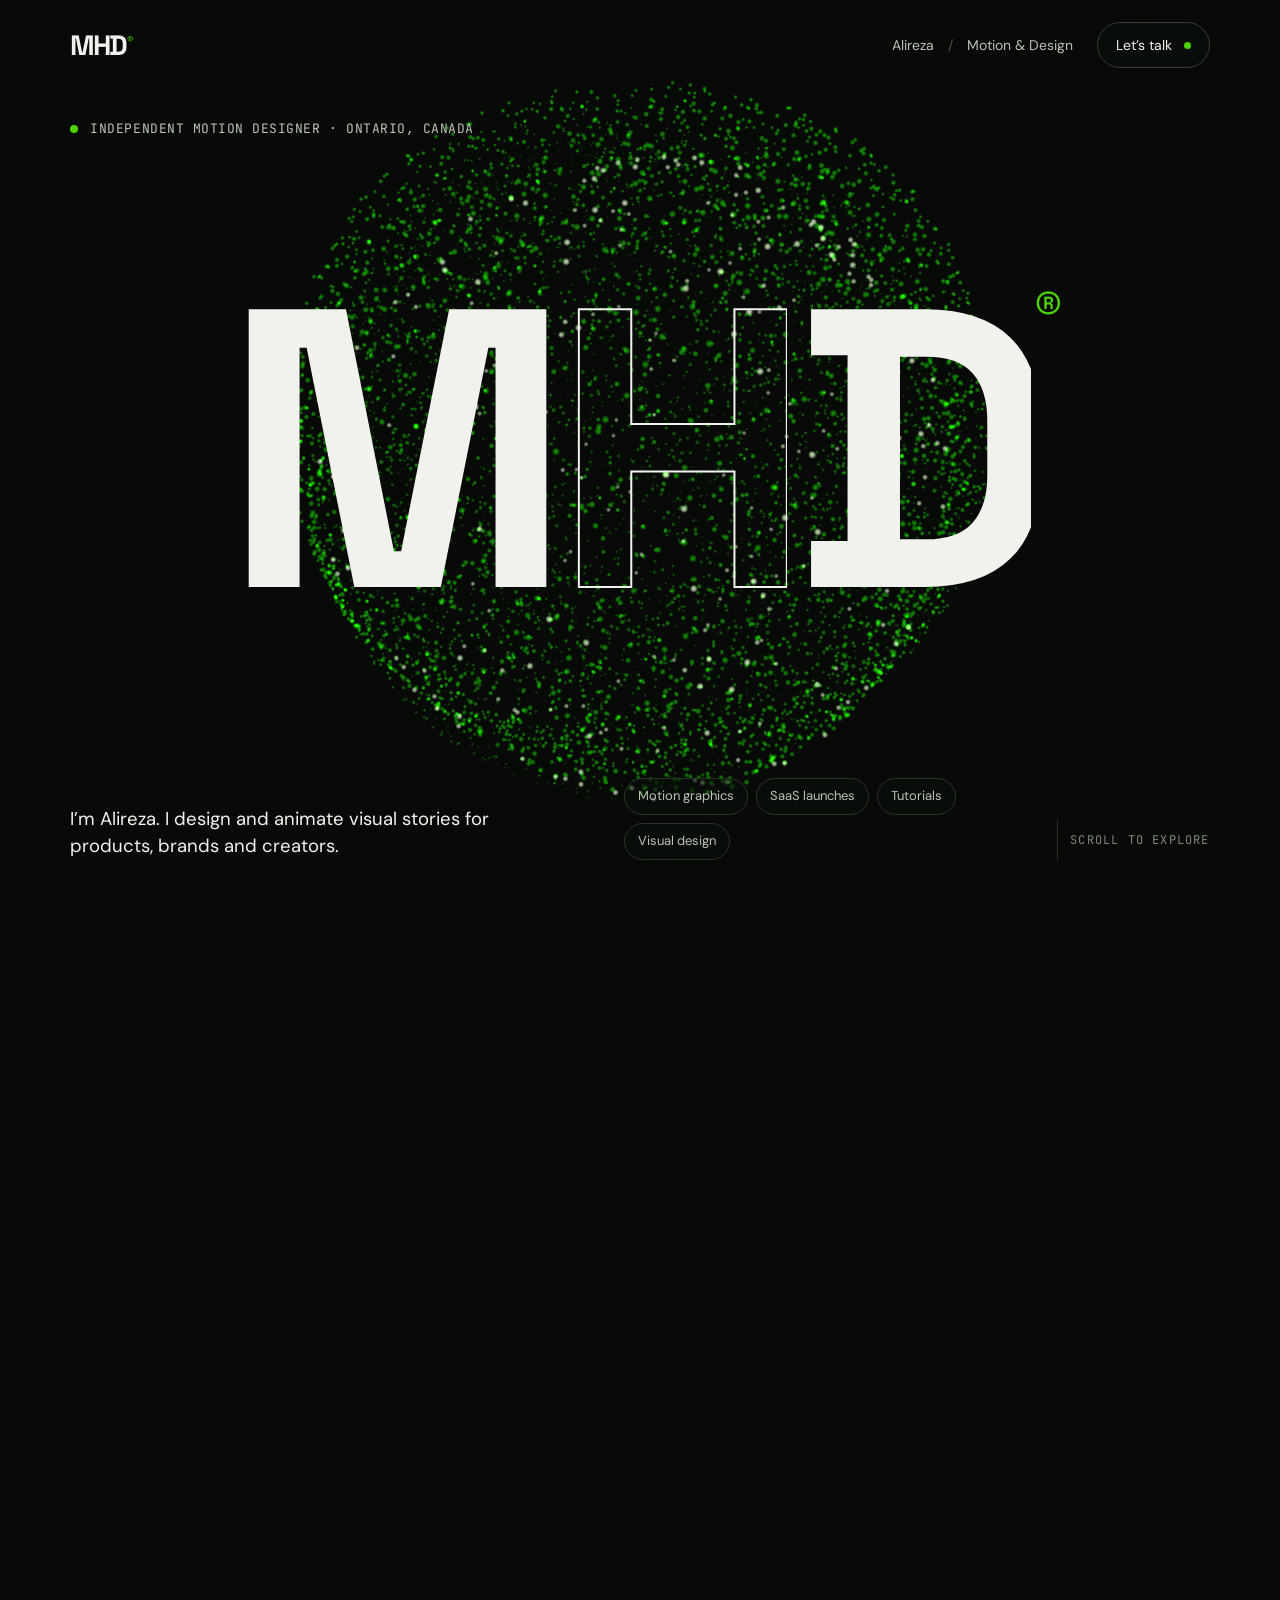
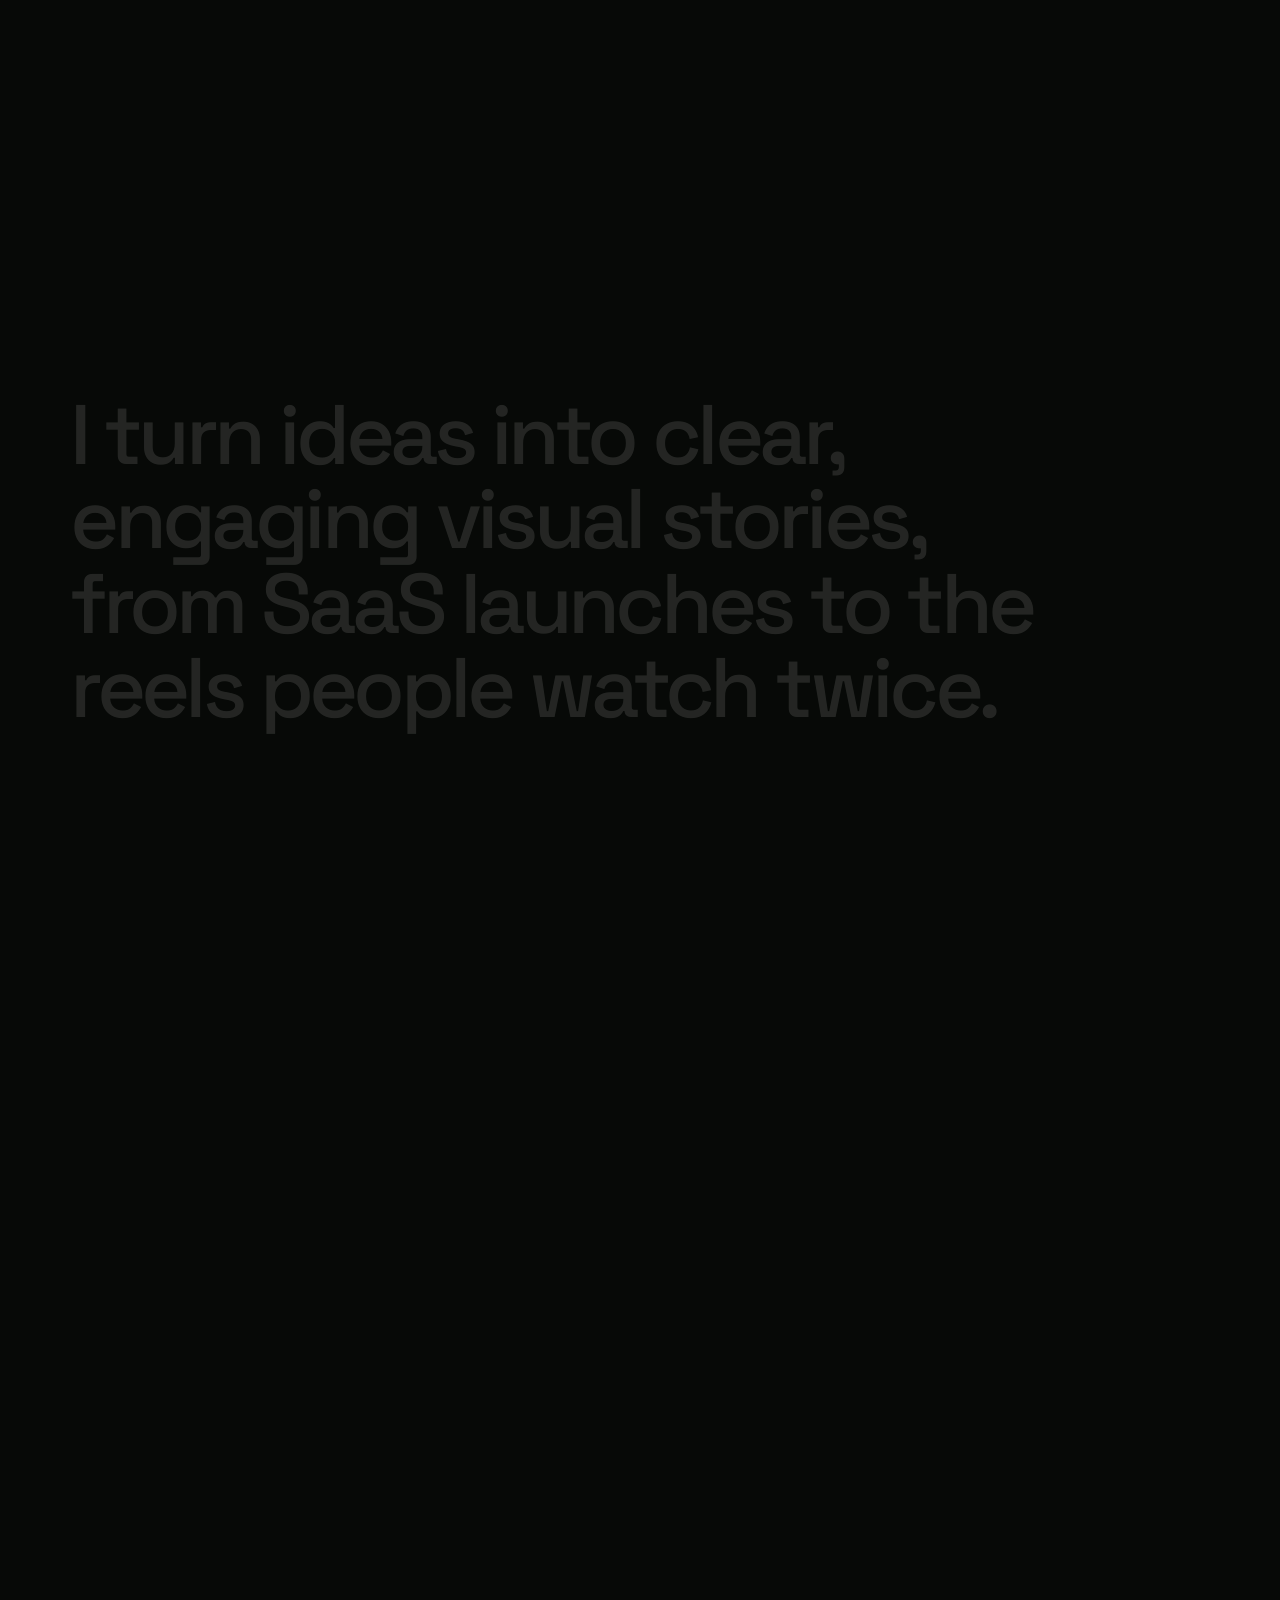
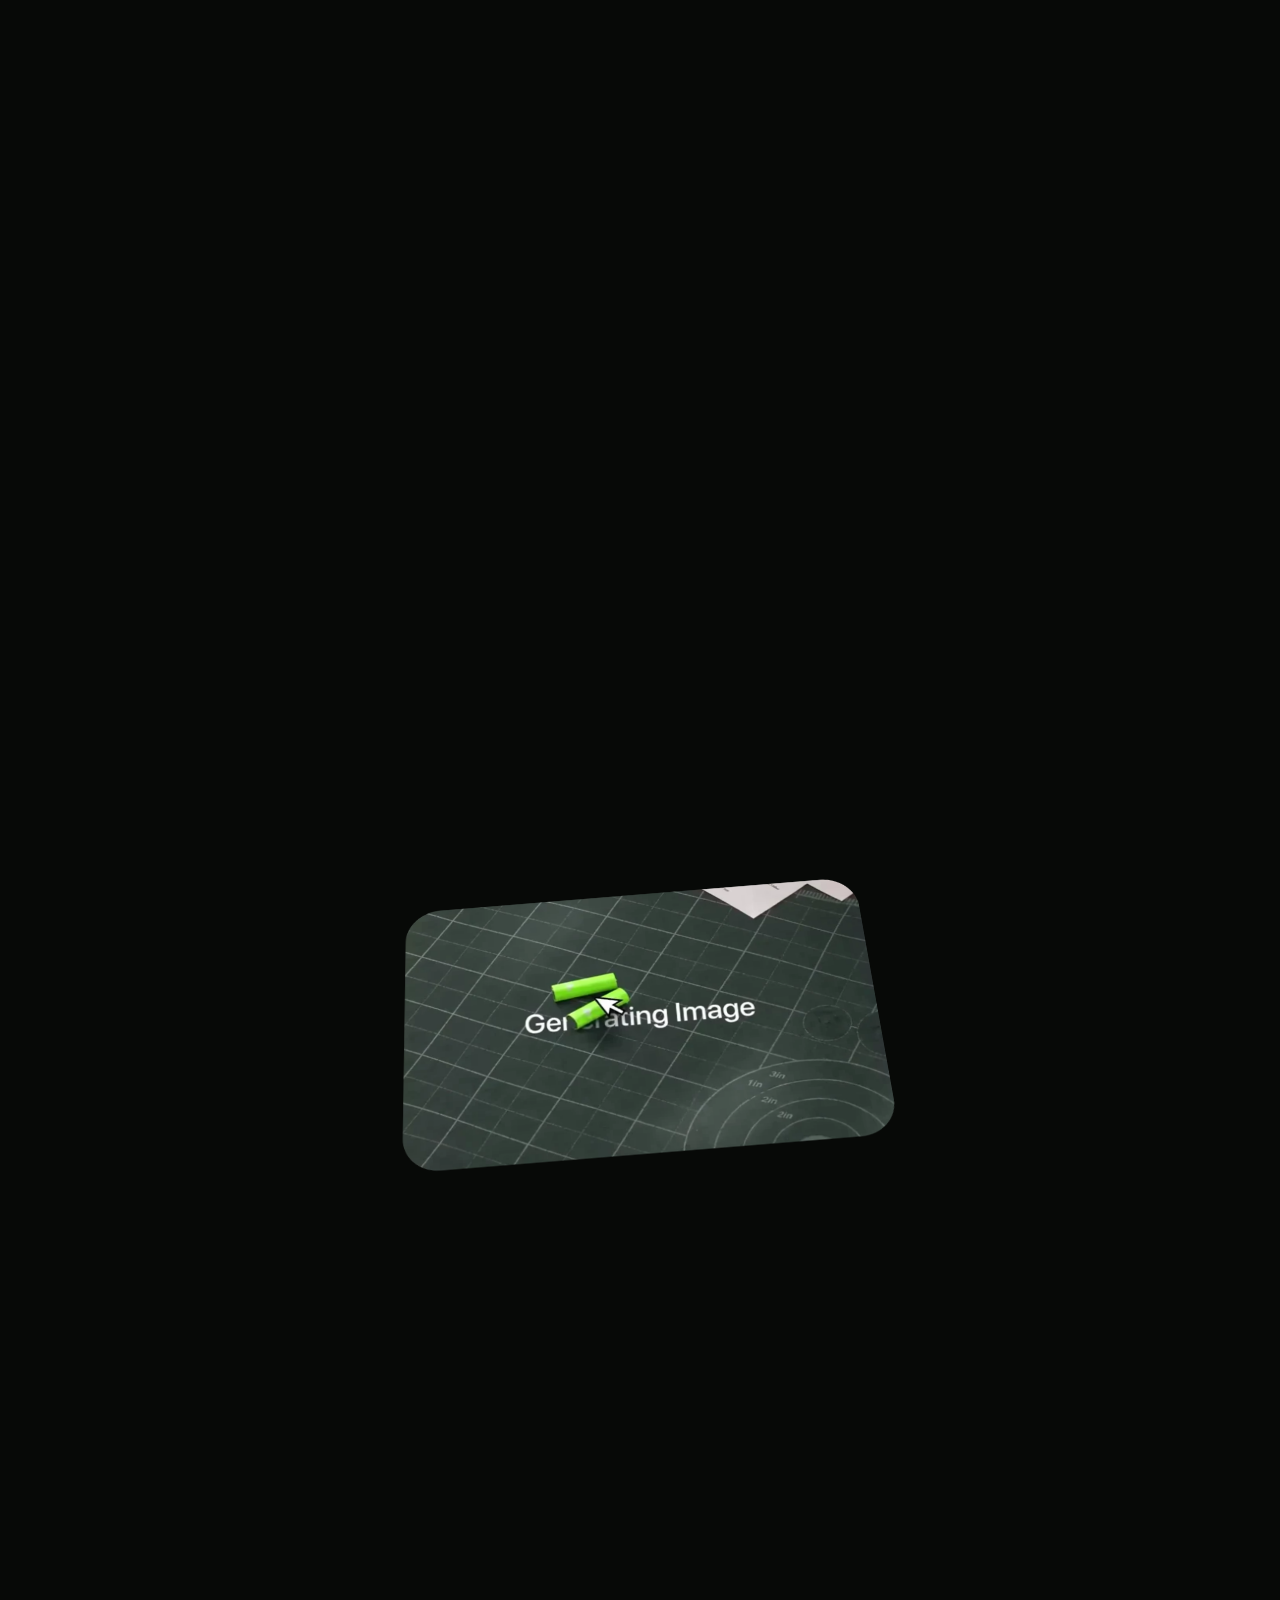
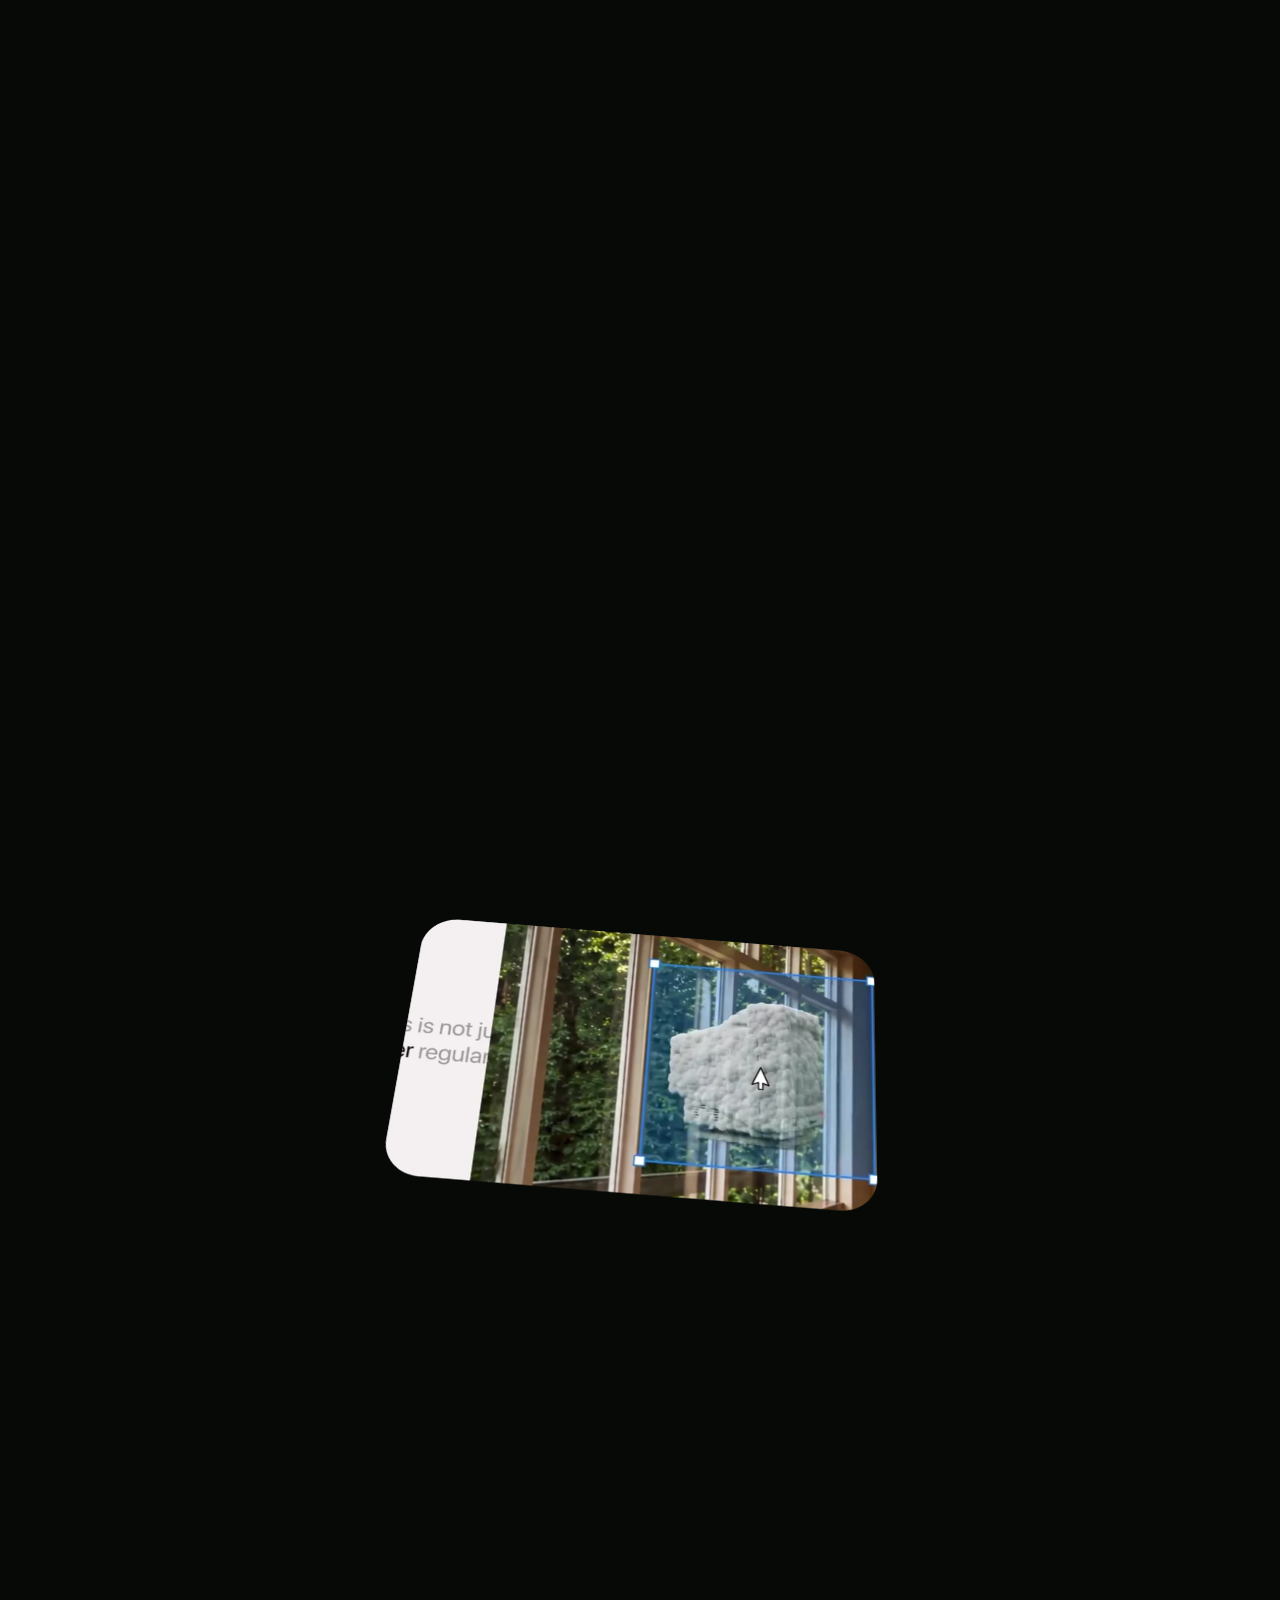
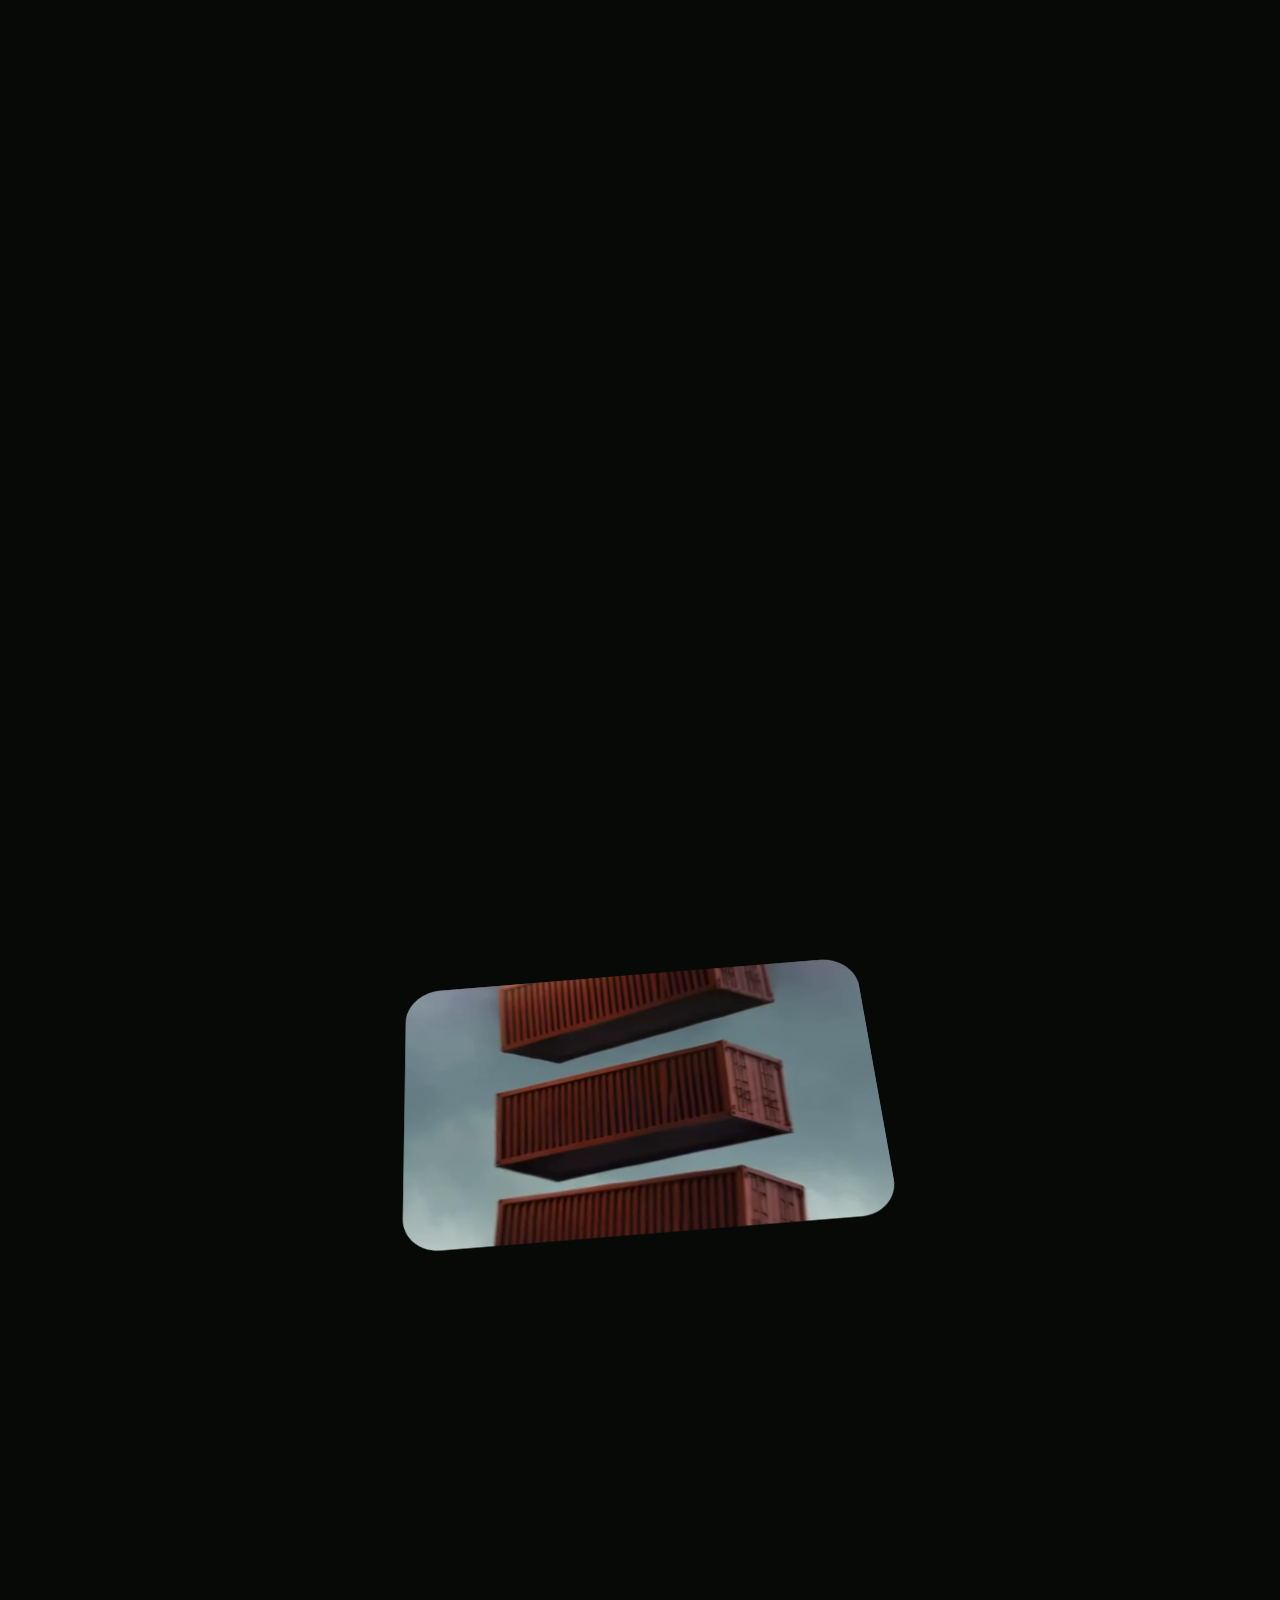
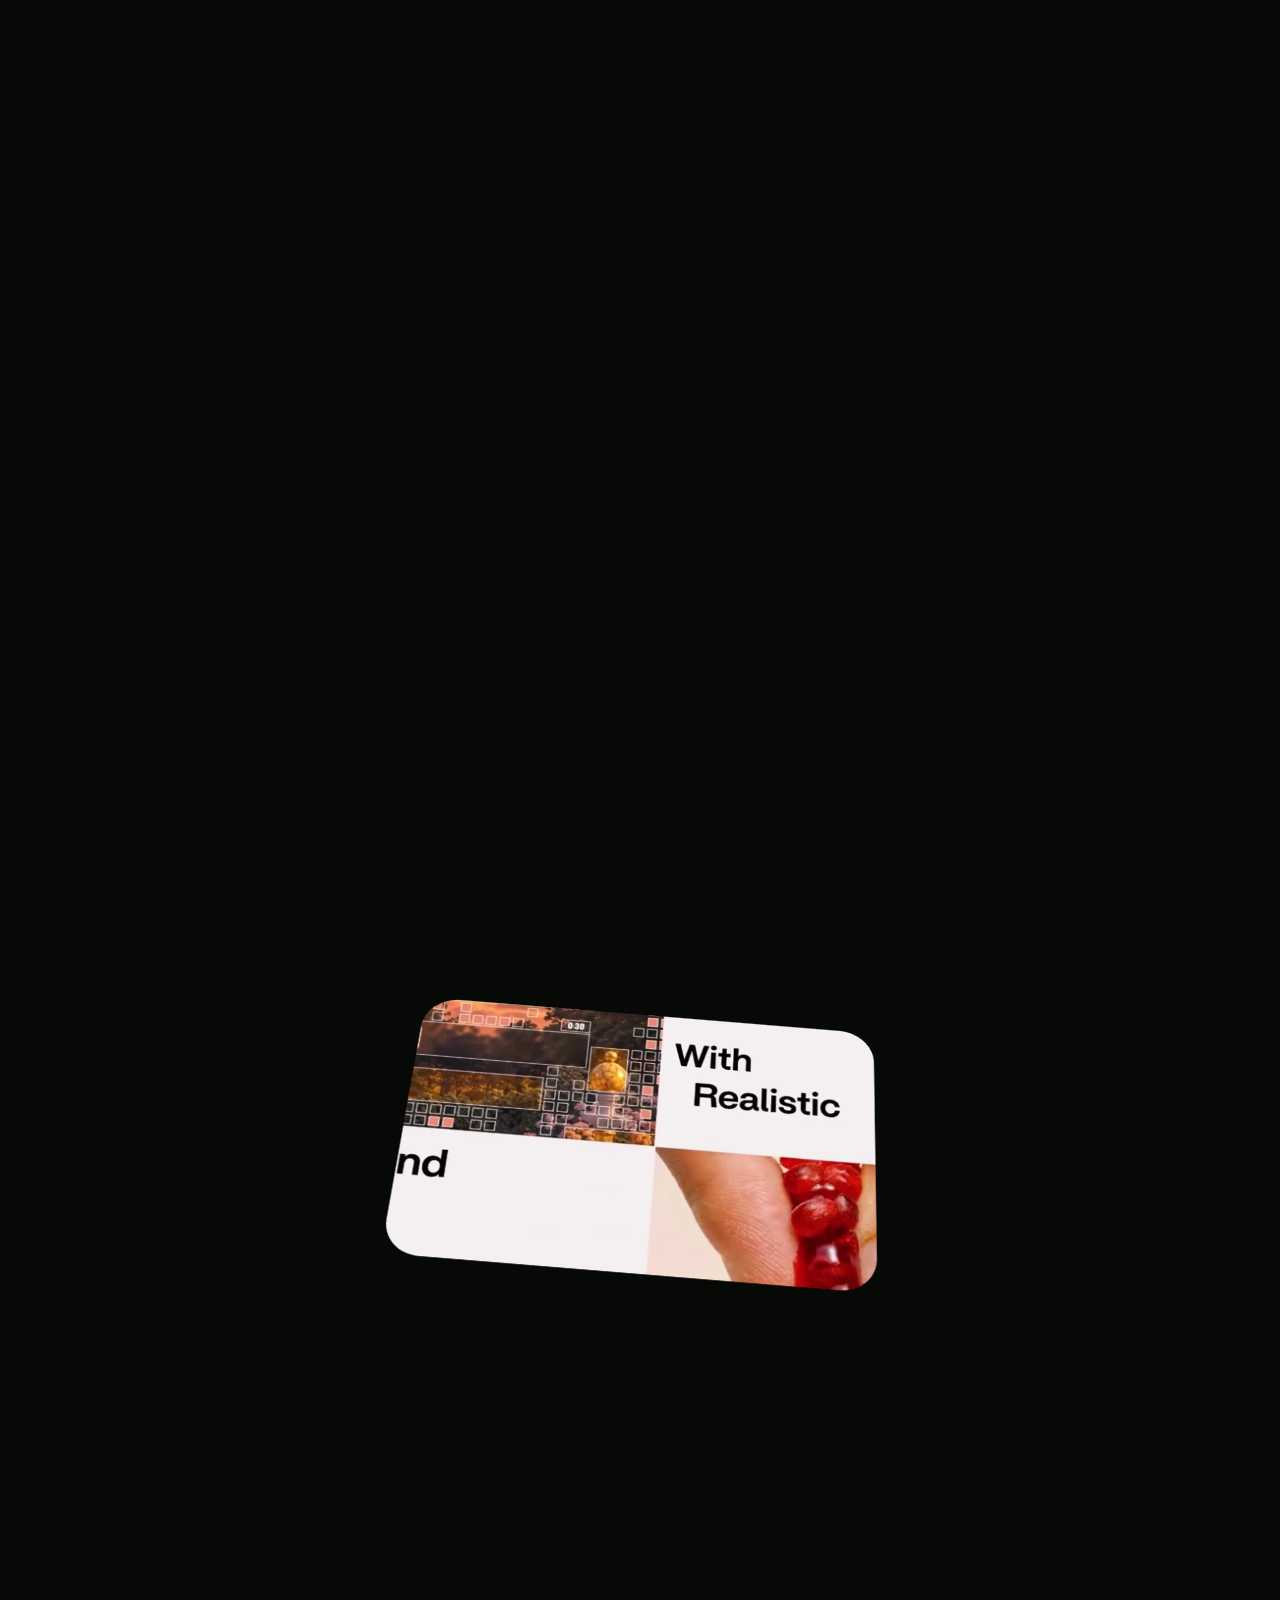
<file: index.html>
<!doctype html>
<html lang="en">
<head>
  <meta charset="UTF-8">
  <meta name="viewport" content="width=device-width, initial-scale=1, viewport-fit=cover">
  <title>MHD Motion Portfolio</title>
  <meta name="theme-color" content="#070907">
  <meta name="description" content="Motion design by Alireza. Six looping projects, one continuous scroll.">
  <link rel="icon" type="image/svg+xml" href="data:image/svg+xml,%3Csvg%20xmlns%3D%22http%3A//www.w3.org/2000/svg%22%20viewBox%3D%220%200%2032%2032%22%3E%3Crect%20width%3D%2232%22%20height%3D%2232%22%20rx%3D%228%22%20fill%3D%22%234bd200%22/%3E%3Cpath%20d%3D%22M7%2024V8l9%209%209-9v16h-5V19l-4%204-4-4v5z%22%20fill%3D%22%23111%22/%3E%3C/svg%3E">
  <link rel="preconnect" href="https://fonts.googleapis.com">
  <link rel="preconnect" href="https://fonts.gstatic.com" crossorigin>
  <link rel="stylesheet" href="https://fonts.googleapis.com/css2?family=DM+Sans:opsz,wght@9..40,400;9..40,500;9..40,600&family=Space+Grotesk:wght@400;500;700&family=JetBrains+Mono:wght@400;500&display=swap">
  <link rel="stylesheet" href="./style.css?v=book-20261012">
  <script>document.documentElement.classList.add('js');if(matchMedia('(prefers-reduced-motion: reduce)').matches)document.documentElement.classList.add('rm');</script>
  <script src="./vendor/gsap.min.js" defer></script>
  <script src="./vendor/ScrollTrigger.min.js" defer></script>
  <script src="./vendor/lenis.min.js" defer></script>
  <script type="module" src="./app.js?v=book-20261012"></script>
</head>
<body>
  <div class="loader" aria-hidden="true">
    <div class="loader-panel"></div>
    <div class="loader-inner">
      <span class="loader-mark">MHD<sup>®</sup></span>
      <span class="loader-count"><b>000</b>%</span>
    </div>
    <span class="loader-bar"></span>
  </div>

  <canvas class="gl" id="gl" aria-hidden="true"></canvas>
  <div class="grain" aria-hidden="true"></div>

  <header class="site-header">
    <a class="wordmark" href="#top" data-scroll aria-label="MHD, back to the start">MHD<sup>®</sup></a>
    <span class="header-role">Alireza <i>/</i> Motion &amp; Design</span>
    <a class="header-cta" href="#contact" data-scroll>Let’s talk<span class="dot" aria-hidden="true"></span></a>
  </header>

  <aside class="rail" aria-hidden="true">
    <span class="rail-count"><b>01</b><i>/ 06</i></span>
    <span class="rail-track"><span class="rail-fill"></span></span>
    <span class="rail-name">ChatGPT</span>
  </aside>

  <main>
    <section class="hero" id="top" aria-label="Introduction">
      <div class="hero-stage">
        <p class="hero-eyebrow"><span class="pulse" aria-hidden="true"></span><span>Independent motion designer · Ontario, Canada</span></p>
        <h1 class="hero-mark" aria-label="MHD">
          <span class="hl" aria-hidden="true"><span>M</span></span><span class="hl" aria-hidden="true"><span>H</span></span><span class="hl" aria-hidden="true"><span>D</span></span><sup class="hero-reg" aria-hidden="true"><span>®</span></sup>
        </h1>
        <div class="hero-foot"><div class="hero-foot-in">
          <p class="hero-intro">I’m Alireza. I design and animate visual stories for products, brands and creators.</p>
          <ul class="hero-disciplines">
            <li>Motion graphics</li><li>SaaS launches</li><li>Tutorials</li><li>Visual design</li>
          </ul>
          <p class="hero-scroll"><span class="scroll-line" aria-hidden="true"></span>Scroll to explore</p>
        </div></div>
      </div>
    </section>

    <section class="manifesto" aria-label="About">
      <div class="m-stage">
        <p class="m-label">Good design. Even better in motion.</p>
        <p class="m-text"><span class="mw">I</span> <span class="mw">turn</span> <span class="mw">ideas</span> <span class="mw">into</span> <span class="mw">clear,</span> <span class="mw">engaging</span> <span class="mw">visual</span> <span class="mw">stories,</span> <span class="mw">from</span> <span class="mw">SaaS</span> <span class="mw">launches</span> <span class="mw">to</span> <span class="mw">the</span> <span class="mw">reels</span> <span class="mw">people</span> <span class="mw">watch</span> <span class="mw">twice.</span></p>
        <p class="m-sub"><span>Selected work</span><span>06 projects · each one loops</span></p>
      </div>
    </section>

    <section class="project" id="chatgpt" data-layout="right" data-index="0" aria-labelledby="t-chatgpt">
      <div class="p-stage">
        <span class="p-num-wrap" aria-hidden="true"><span class="p-num">01</span></span>
        <figure class="p-media">
         <div class="p-float">
          <div class="p-frame">
            <video class="p-video" muted loop playsinline autoplay preload="none" disablepictureinpicture disableremoteplayback controlslist="nodownload nofullscreen noremoteplayback" poster="./media/chatgpt.webp" data-src="./media/chatgpt.mp4" aria-label="ChatGPT, looping motion design preview"></video>
            <span class="crop tl" aria-hidden="true"></span><span class="crop tr" aria-hidden="true"></span><span class="crop bl" aria-hidden="true"></span><span class="crop br" aria-hidden="true"></span>
          </div>
          <figcaption class="p-timeline" aria-hidden="true">
            <span class="tc">00:00:00:00</span>
            <span class="track"><span class="head"></span></span>
            <span class="len">16.0s · loop</span>
          </figcaption>
         </div>
        </figure>
        <div class="p-info">
          <p class="p-kicker"><b>01</b><span>Product promo</span></p>
          <h2 class="p-title" id="t-chatgpt"><span class="word"><span class="ch">C</span><span class="ch">h</span><span class="ch">a</span><span class="ch">t</span><span class="ch">G</span><span class="ch">P</span><span class="ch">T</span></span></h2>
          <p class="p-desc">From a simple prompt to a world of visual possibilities.</p>
          <p class="p-more">A single prompt box opens into a tactile desk scene, then a wall of generated frames.</p>
          <dl class="p-meta"><div><dt>Role</dt><dd>Design &amp; animation</dd></div><div><dt>Format</dt><dd>16:9 · 30 fps</dd></div></dl>
        </div>
      </div>
    </section>
    <section class="project" id="delusion" data-layout="left" data-index="1" aria-labelledby="t-delusion">
      <div class="p-stage">
        <span class="p-num-wrap" aria-hidden="true"><span class="p-num">02</span></span>
        <figure class="p-media">
         <div class="p-float">
          <div class="p-frame">
            <video class="p-video" muted loop playsinline autoplay preload="none" disablepictureinpicture disableremoteplayback controlslist="nodownload nofullscreen noremoteplayback" poster="./media/delusion.webp" data-src="./media/delusion.mp4" aria-label="Delusion, looping motion design preview"></video>
            <span class="crop tl" aria-hidden="true"></span><span class="crop tr" aria-hidden="true"></span><span class="crop bl" aria-hidden="true"></span><span class="crop br" aria-hidden="true"></span>
          </div>
          <figcaption class="p-timeline" aria-hidden="true">
            <span class="tc">00:00:00:00</span>
            <span class="track"><span class="head"></span></span>
            <span class="len">24.8s · loop</span>
          </figcaption>
         </div>
        </figure>
        <div class="p-info">
          <p class="p-kicker"><b>02</b><span>Tutorial breakdown</span></p>
          <h2 class="p-title" id="t-delusion"><span class="word"><span class="ch">D</span><span class="ch">e</span><span class="ch">l</span><span class="ch">u</span><span class="ch">s</span><span class="ch">i</span><span class="ch">o</span><span class="ch">n</span></span></h2>
          <p class="p-desc">Where digital ideas step into the real world.</p>
          <p class="p-more">A retro screen UI pulled out of the monitor and into a sunlit room, with the workflow behind it.</p>
          <dl class="p-meta"><div><dt>Role</dt><dd>Design &amp; animation</dd></div><div><dt>Format</dt><dd>16:9 · 30 fps</dd></div></dl>
        </div>
      </div>
    </section>
    <section class="project" id="depth" data-layout="over" data-index="2" aria-labelledby="t-depth">
      <div class="p-stage">
        <span class="p-num-wrap" aria-hidden="true"><span class="p-num">03</span></span>
        <figure class="p-media">
         <div class="p-float">
          <div class="p-frame">
            <video class="p-video" muted loop playsinline autoplay preload="none" disablepictureinpicture disableremoteplayback controlslist="nodownload nofullscreen noremoteplayback" poster="./media/depth.webp" data-src="./media/depth.mp4" aria-label="Depth, looping motion design preview"></video>
            <span class="crop tl" aria-hidden="true"></span><span class="crop tr" aria-hidden="true"></span><span class="crop bl" aria-hidden="true"></span><span class="crop br" aria-hidden="true"></span>
          </div>
          <figcaption class="p-timeline" aria-hidden="true">
            <span class="tc">00:00:00:00</span>
            <span class="track"><span class="head"></span></span>
            <span class="len">22.5s · loop</span>
          </figcaption>
         </div>
        </figure>
        <div class="p-info">
          <p class="p-kicker"><b>03</b><span>Transition study</span></p>
          <h2 class="p-title" id="t-depth"><span class="word"><span class="ch">D</span><span class="ch">e</span><span class="ch">p</span><span class="ch">t</span><span class="ch">h</span></span></h2>
          <p class="p-desc">A study in perspective, dimension and unexpected movement.</p>
          <p class="p-more">Depth maps turned into transitions, so flat cuts get a sense of space.</p>
          <dl class="p-meta"><div><dt>Role</dt><dd>Design &amp; animation</dd></div><div><dt>Format</dt><dd>16:9 · 30 fps</dd></div></dl>
        </div>
      </div>
    </section>
    <section class="project" id="lovart" data-layout="left" data-index="3" aria-labelledby="t-lovart">
      <div class="p-stage">
        <span class="p-num-wrap" aria-hidden="true"><span class="p-num">04</span></span>
        <figure class="p-media">
         <div class="p-float">
          <div class="p-frame">
            <video class="p-video" muted loop playsinline autoplay preload="none" disablepictureinpicture disableremoteplayback controlslist="nodownload nofullscreen noremoteplayback" poster="./media/lovart.webp" data-src="./media/lovart.mp4" aria-label="Lovart, looping motion design preview"></video>
            <span class="crop tl" aria-hidden="true"></span><span class="crop tr" aria-hidden="true"></span><span class="crop bl" aria-hidden="true"></span><span class="crop br" aria-hidden="true"></span>
          </div>
          <figcaption class="p-timeline" aria-hidden="true">
            <span class="tc">00:00:00:00</span>
            <span class="track"><span class="head"></span></span>
            <span class="len">42.1s · loop</span>
          </figcaption>
         </div>
        </figure>
        <div class="p-info">
          <p class="p-kicker"><b>04</b><span>AI product spot</span></p>
          <h2 class="p-title" id="t-lovart"><span class="word"><span class="ch">L</span><span class="ch">o</span><span class="ch">v</span><span class="ch">a</span><span class="ch">r</span><span class="ch">t</span></span></h2>
          <p class="p-desc">A creative workflow brought to life through motion.</p>
          <p class="p-more">Kinetic type, UI callouts and live footage cut together for the Lovart × Seedance launch.</p>
          <dl class="p-meta"><div><dt>Role</dt><dd>Design &amp; animation</dd></div><div><dt>Format</dt><dd>16:9 · 30 fps</dd></div></dl>
        </div>
      </div>
    </section>
    <section class="project" id="mhd-labs-intro" data-layout="right" data-index="4" aria-labelledby="t-mhd-labs-intro">
      <div class="p-stage">
        <span class="p-num-wrap" aria-hidden="true"><span class="p-num">05</span></span>
        <figure class="p-media">
         <div class="p-float">
          <div class="p-frame">
            <video class="p-video" muted loop playsinline autoplay preload="none" disablepictureinpicture disableremoteplayback controlslist="nodownload nofullscreen noremoteplayback" poster="./media/mhd-labs-intro.webp" data-src="./media/mhd-labs-intro.mp4" aria-label="MHD Labs Intro, looping motion design preview"></video>
            <span class="crop tl" aria-hidden="true"></span><span class="crop tr" aria-hidden="true"></span><span class="crop bl" aria-hidden="true"></span><span class="crop br" aria-hidden="true"></span>
          </div>
          <figcaption class="p-timeline" aria-hidden="true">
            <span class="tc">00:00:00:00</span>
            <span class="track"><span class="head"></span></span>
            <span class="len">23.0s · loop</span>
          </figcaption>
         </div>
        </figure>
        <div class="p-info">
          <p class="p-kicker"><b>05</b><span>Channel intro</span></p>
          <h2 class="p-title" id="t-mhd-labs-intro"><span class="word"><span class="ch">M</span><span class="ch">H</span><span class="ch">D</span></span> <span class="word"><span class="ch">L</span><span class="ch">a</span><span class="ch">b</span><span class="ch">s</span></span> <span class="word"><span class="ch">I</span><span class="ch">n</span><span class="ch">t</span><span class="ch">r</span><span class="ch">o</span></span></h2>
          <p class="p-desc">An introduction shaped by texture, light and movement.</p>
          <p class="p-more">A fast tour of the studio’s visual language, built as an opener for the channel.</p>
          <dl class="p-meta"><div><dt>Role</dt><dd>Design &amp; animation</dd></div><div><dt>Format</dt><dd>16:9 · 30 fps</dd></div></dl>
        </div>
      </div>
    </section>
    <section class="project" id="smooth-pack" data-layout="over" data-index="5" aria-labelledby="t-smooth-pack">
      <div class="p-stage">
        <span class="p-num-wrap" aria-hidden="true"><span class="p-num">06</span></span>
        <figure class="p-media">
         <div class="p-float">
          <div class="p-frame">
            <video class="p-video" muted loop playsinline autoplay preload="none" disablepictureinpicture disableremoteplayback controlslist="nodownload nofullscreen noremoteplayback" poster="./media/smooth-pack.webp" data-src="./media/smooth-pack.mp4" aria-label="Smooth Pack, looping motion design preview"></video>
            <span class="crop tl" aria-hidden="true"></span><span class="crop tr" aria-hidden="true"></span><span class="crop bl" aria-hidden="true"></span><span class="crop br" aria-hidden="true"></span>
          </div>
          <figcaption class="p-timeline" aria-hidden="true">
            <span class="tc">00:00:00:00</span>
            <span class="track"><span class="head"></span></span>
            <span class="len">19.2s · loop</span>
          </figcaption>
         </div>
        </figure>
        <div class="p-info">
          <p class="p-kicker"><b>06</b><span>Template pack promo</span></p>
          <h2 class="p-title" id="t-smooth-pack"><span class="word"><span class="ch">S</span><span class="ch">m</span><span class="ch">o</span><span class="ch">o</span><span class="ch">t</span><span class="ch">h</span></span> <span class="word"><span class="ch">P</span><span class="ch">a</span><span class="ch">c</span><span class="ch">k</span></span></h2>
          <p class="p-desc">Smooth transitions and precise timing, made to flow.</p>
          <p class="p-more">A product film for a pack of editable transitions, where every layer can be customized.</p>
          <dl class="p-meta"><div><dt>Role</dt><dd>Design &amp; animation</dd></div><div><dt>Format</dt><dd>16:9 · 30 fps</dd></div></dl>
        </div>
      </div>
    </section>

    <section class="contact" id="contact" aria-labelledby="contactTitle">
      <div class="marquee" aria-hidden="true">
        <div class="marquee-row"><span>Motion</span><i>✦</i><span>Design</span><i>✦</i><span>Story</span><i>✦</i><span>Motion</span><i>✦</i><span>Design</span><i>✦</i><span>Story</span><i>✦</i></div>
      </div>
      <div class="c-stage">
        <div class="c-copy">
          <p class="c-eyebrow">Have something in mind?</p>
          <h2 class="c-title" id="contactTitle"><span class="line"><span class="word"><span class="ch">L</span><span class="ch">e</span><span class="ch">t</span><span class="ch">’</span><span class="ch">s</span></span> <span class="word"><span class="ch">m</span><span class="ch">a</span><span class="ch">k</span><span class="ch">e</span></span></span><span class="line accent"><span class="word"><span class="ch">i</span><span class="ch">t</span></span> <span class="word"><span class="ch">m</span><span class="ch">o</span><span class="ch">v</span><span class="ch">e</span><span class="ch">.</span></span></span></h2>
          <p class="c-text">Tell me what you’re working on. Pick a time on my calendar and we’ll talk it through on a call.</p>
          <ul class="c-tools"><li>After Effects</li><li>Premiere Pro</li><li>Blender</li></ul>
        </div>
        <div class="c-action">
          <a class="cta-orb" href="https://calendar.app.google/EygPvXTVFHdfKUzS7" target="_blank" rel="noopener noreferrer" data-booking>
            <svg class="orb-ring" viewBox="0 0 200 200" aria-hidden="true">
              <defs><path id="orbPath" d="M100,100 m-82,0 a82,82 0 1,1 164,0 a82,82 0 1,1 -164,0"/></defs>
              <text><textPath href="#orbPath">BOOK A CALL · LET’S TALK · BOOK A CALL · LET’S TALK · </textPath></text>
            </svg>
            <span class="orb-core"><span class="orb-label">Contact<br>me</span><svg class="orb-arrow" viewBox="0 0 24 24" aria-hidden="true"><path d="M7 17 17 7M8 7h9v9"/></svg></span>
          </a>
          <p class="c-note">Pick a time right here</p>
        </div>
      </div>
      <footer class="site-footer">
        <a class="wordmark" href="#top" data-scroll aria-label="Back to the start">MHD<sup>®</sup></a>
        <span>Good design. Even better in motion.</span>
        <a href="#top" data-scroll>Back to top ↑</a>
      </footer>
    </section>
  </main>

  <div class="book" id="book" role="dialog" aria-modal="true" aria-labelledby="bookTitle" hidden data-lenis-prevent>
    <div class="book-bg" aria-hidden="true"></div>
    <button class="book-close" type="button" data-book-close aria-label="Close booking">Close <span aria-hidden="true">✕</span></button>

    <aside class="book-side">
      <span class="wordmark" aria-hidden="true">MHD<sup>®</sup></span>
      <div class="book-intro">
        <p class="book-eyebrow"><span class="pulse" aria-hidden="true"></span>Book a call</p>
        <h2 class="book-title" id="bookTitle">Intro call <br>with Alireza</h2>
        <dl class="book-facts">
          <div><dt>Length</dt><dd data-duration>30 min</dd></div>
          <div><dt>Where</dt><dd>Google Meet</dd></div>
          <div><dt>Your time zone</dt><dd data-tz>—</dd></div>
        </dl>
      </div>
      <div class="book-pick" aria-live="polite">
        <span class="book-pick-label">Your slot</span>
        <span class="book-pick-date" data-pick-date>Pick a day</span>
        <span class="book-pick-time" data-pick-time>then a time</span>
      </div>
      <ol class="book-steps">
        <li data-step-ind="1" class="is-on"><b>01</b>Day &amp; time</li>
        <li data-step-ind="2"><b>02</b>Your details</li>
        <li data-step-ind="3"><b>03</b>Confirmed</li>
      </ol>
    </aside>

    <div class="book-main">
      <p class="book-demo" data-demo hidden>Preview mode · bookings aren’t connected to Google Calendar yet</p>

      <section class="book-step is-active" data-step="1" aria-label="Choose a day and time">
        <div class="cal">
          <div class="cal-head">
            <h3 class="cal-month" data-month>—</h3>
            <div class="cal-nav">
              <button type="button" data-prev aria-label="Previous month">←</button>
              <button type="button" data-next aria-label="Next month">→</button>
            </div>
          </div>
          <div class="cal-week" aria-hidden="true"><span>Mon</span><span>Tue</span><span>Wed</span><span>Thu</span><span>Fri</span><span>Sat</span><span>Sun</span></div>
          <div class="cal-grid" data-grid></div>
          <p class="cal-legend"><i aria-hidden="true"></i>Days with open times</p>
        </div>
        <div class="slots">
          <p class="slots-head" data-slots-head>Pick a day to see open times</p>
          <div class="slots-list" data-slots></div>
        </div>
        <div class="book-state" data-state hidden>
          <p data-state-text>Loading open times…</p>
          <div class="book-state-actions" data-state-actions hidden>
            <button type="button" class="ghost-btn" data-retry>Try again</button>
            <a class="ghost-btn" href="https://calendar.app.google/EygPvXTVFHdfKUzS7" target="_blank" rel="noopener noreferrer">Open Google booking page ↗</a>
          </div>
        </div>
      </section>

      <section class="book-step" data-step="2" aria-label="Your details">
        <form class="book-form" data-form novalidate>
          <button type="button" class="book-back" data-back>← Change time</button>
          <h3 class="form-title">Tell me a little<br>about <span>your project.</span></h3>
          <div class="field-row">
            <div class="field"><label for="bkName">Name</label><input id="bkName" name="name" autocomplete="name" maxlength="80" required placeholder="Your name"></div>
            <div class="field"><label for="bkEmail">Email</label><input id="bkEmail" name="email" type="email" autocomplete="email" maxlength="120" required placeholder="you@studio.com"></div>
          </div>
          <fieldset class="chips">
            <legend>What’s it for? <i>optional</i></legend>
            <label><input type="radio" name="kind" value="Motion graphics"><span>Motion graphics</span></label>
            <label><input type="radio" name="kind" value="SaaS launch"><span>SaaS launch</span></label>
            <label><input type="radio" name="kind" value="Tutorial"><span>Tutorial</span></label>
            <label><input type="radio" name="kind" value="Something else"><span>Something else</span></label>
          </fieldset>
          <div class="field"><label for="bkNote">What are you working on? <i>optional</i></label><textarea id="bkNote" name="note" rows="3" maxlength="1500" placeholder="A launch video, a product reel, a deadline…"></textarea></div>
          <input class="hp" name="website" tabindex="-1" autocomplete="off" aria-hidden="true">
          <p class="form-error" data-form-error role="alert" hidden></p>
          <button class="book-submit" type="submit"><span data-submit-label>Confirm booking</span><svg viewBox="0 0 24 24" aria-hidden="true"><path d="M5 12h14M13 6l6 6-6 6"/></svg></button>
        </form>
      </section>

      <section class="book-step" data-step="3" aria-label="Booking confirmed">
        <div class="done">
          <svg class="done-check" viewBox="0 0 120 120" aria-hidden="true"><circle cx="60" cy="60" r="54"/><path d="M38 62l15 15 30-33"/></svg>
          <h3 class="done-title">You’re booked.</h3>
          <p class="done-when" data-done-when>—</p>
          <p class="done-text" data-done-text>A calendar invite with the Google Meet link is on its way to your inbox.</p>
          <a class="ghost-btn" data-meet href="#" target="_blank" rel="noopener noreferrer" hidden>Open Google Meet link ↗</a>
          <button type="button" class="book-submit" data-book-close><span>Back to the site</span><svg viewBox="0 0 24 24" aria-hidden="true"><path d="M5 12h14M13 6l6 6-6 6"/></svg></button>
        </div>
      </section>
    </div>
  </div>
</body>
</html>
</file>
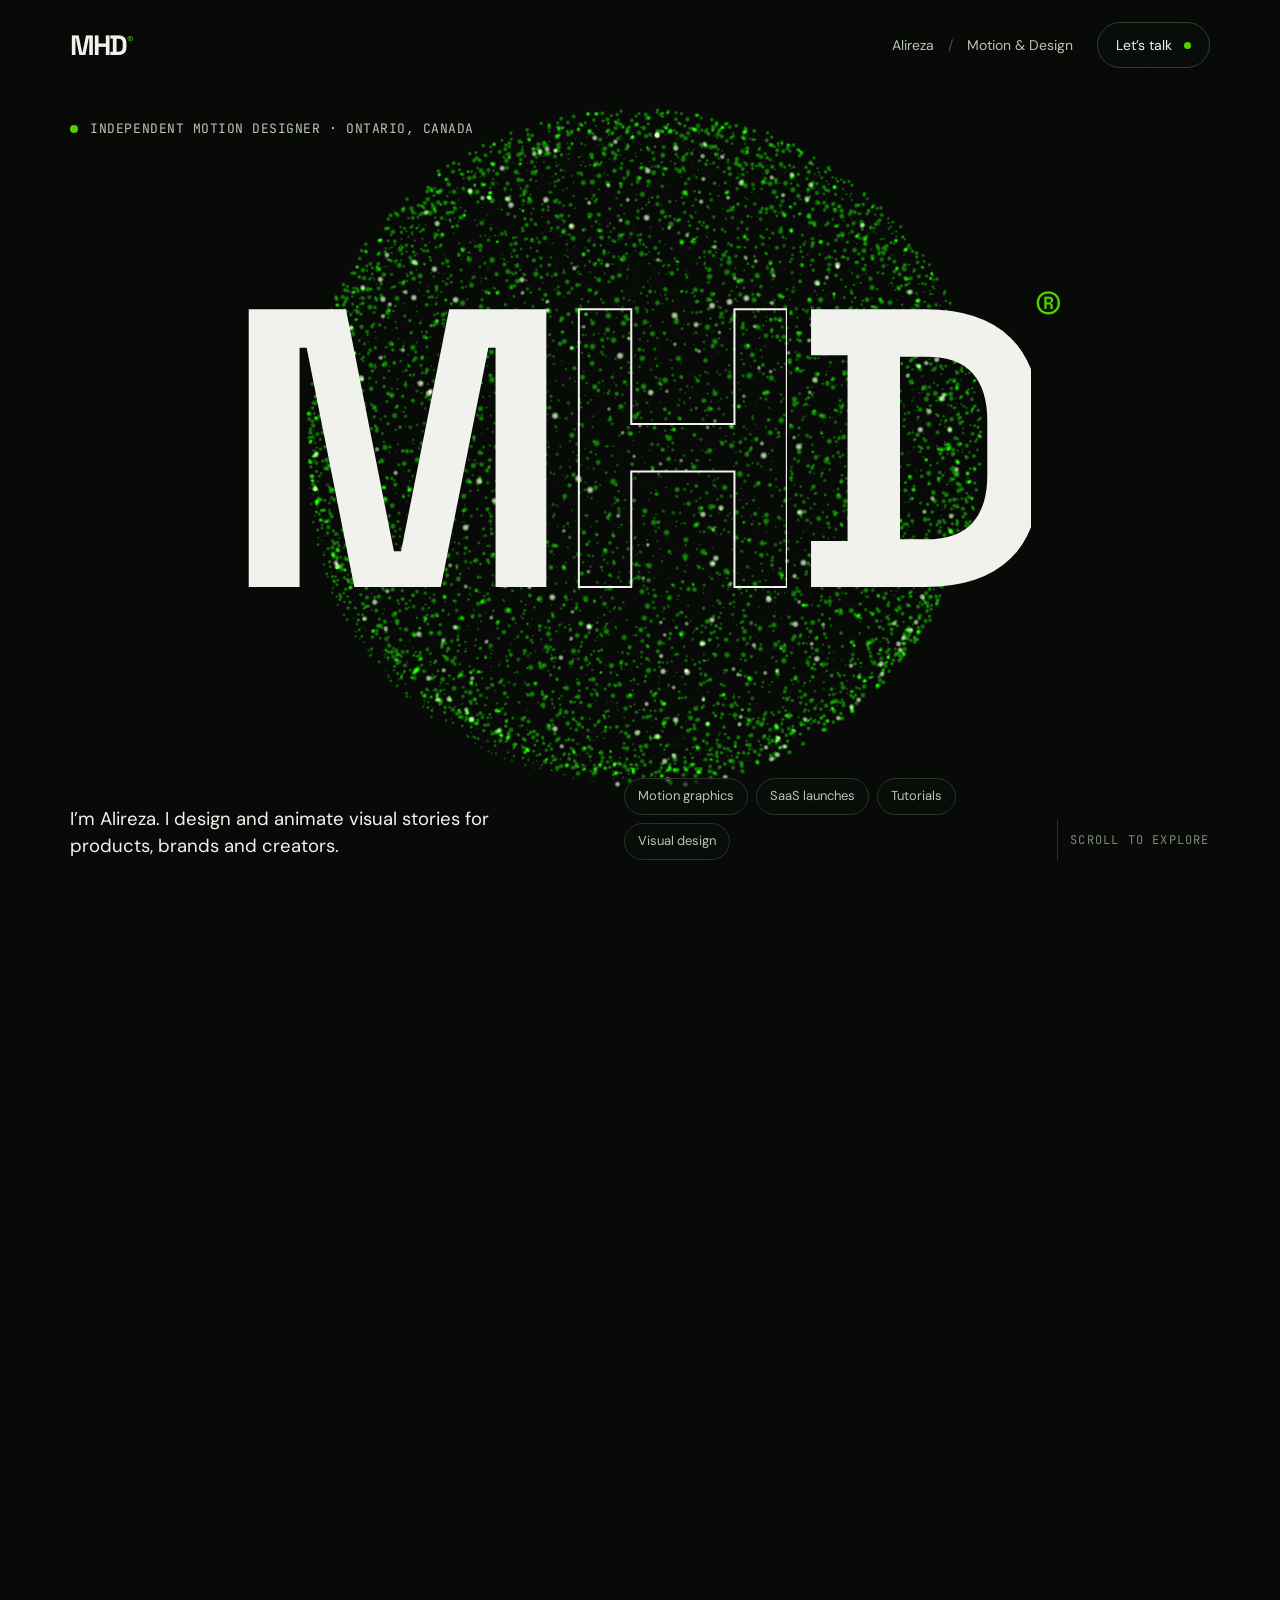
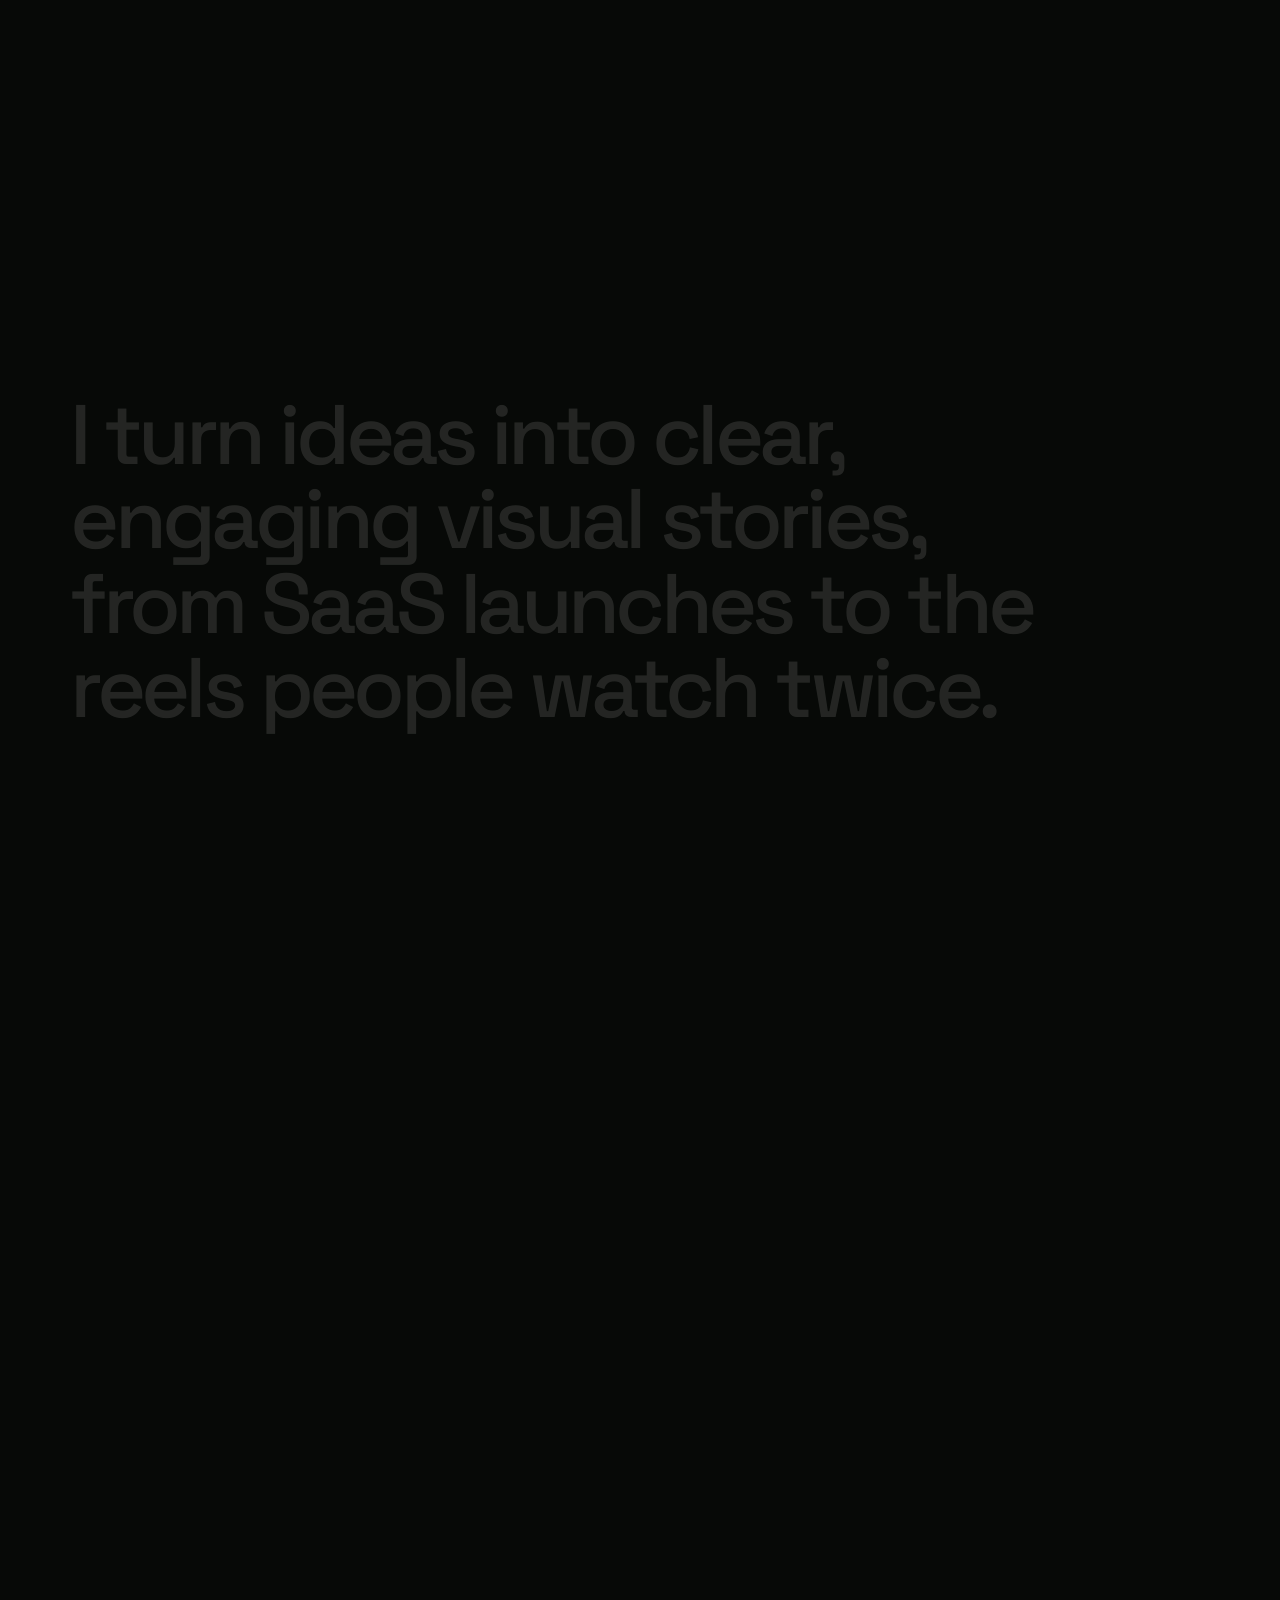
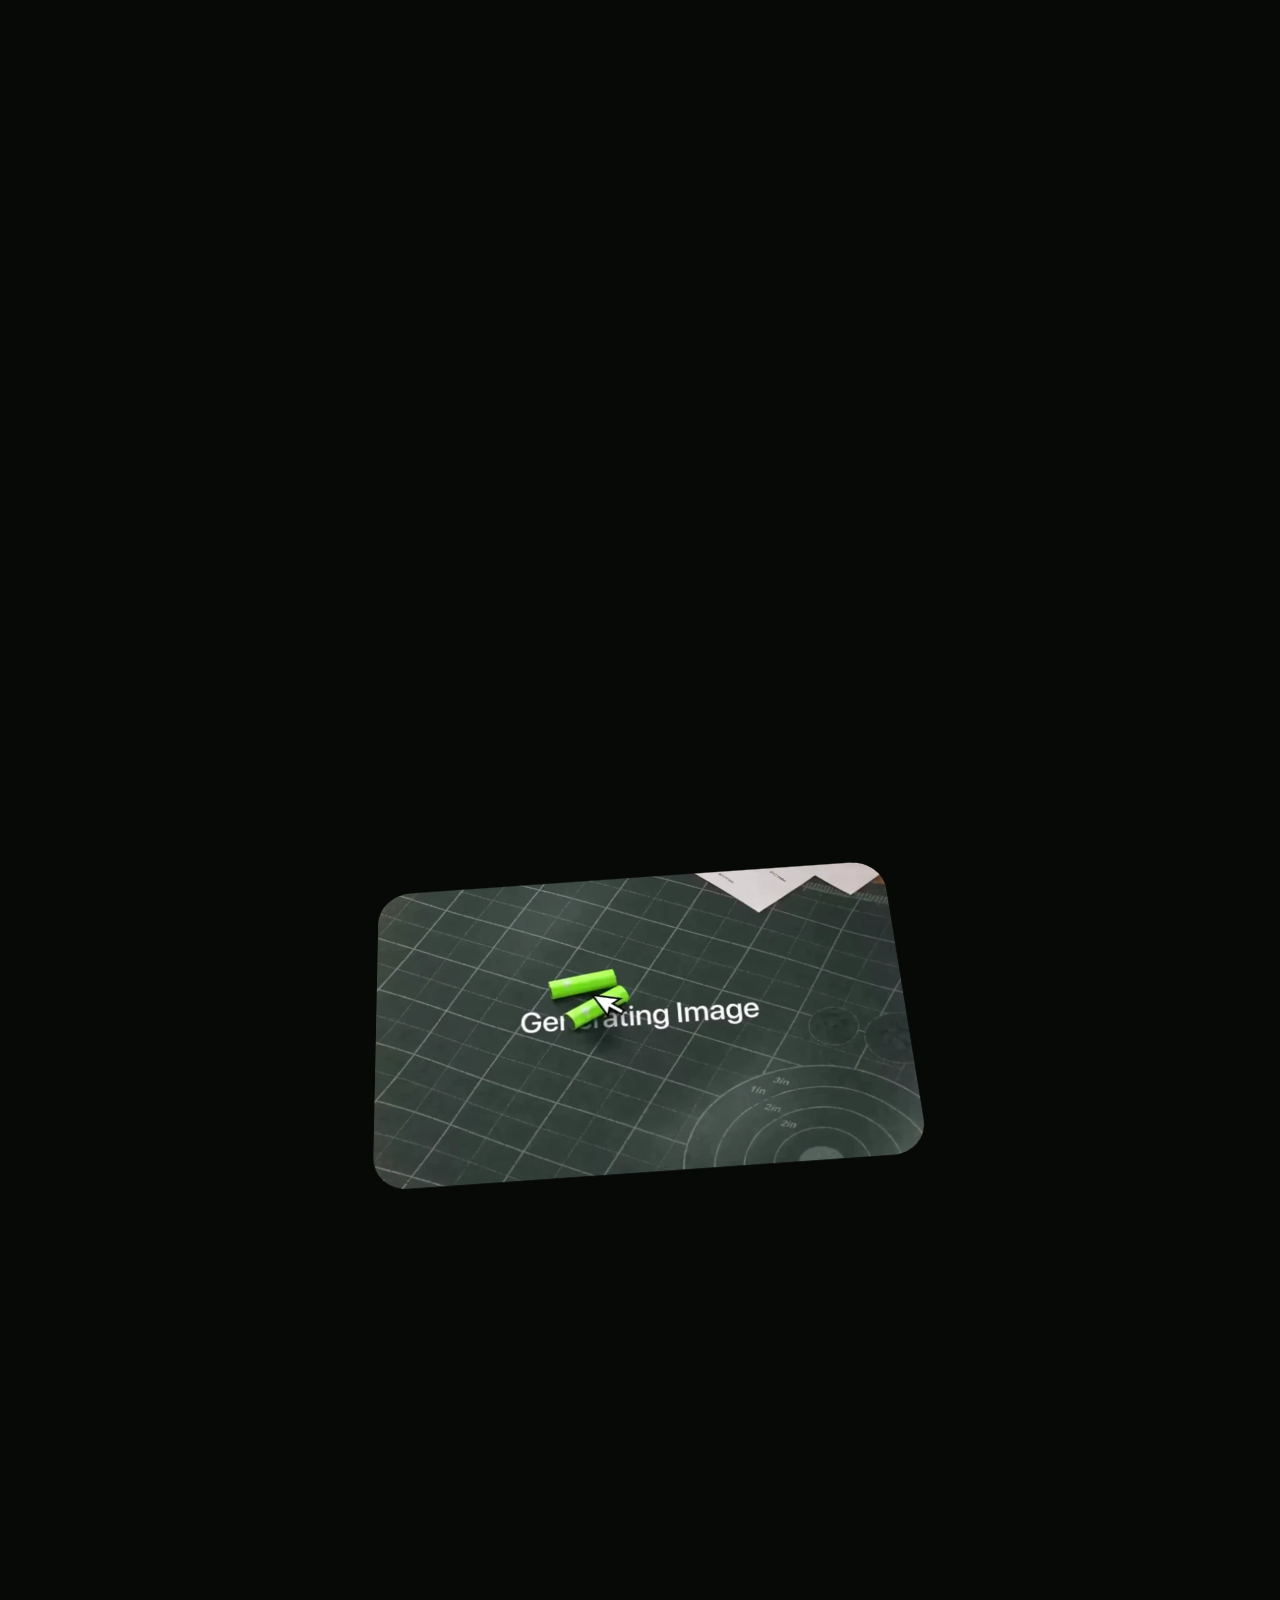
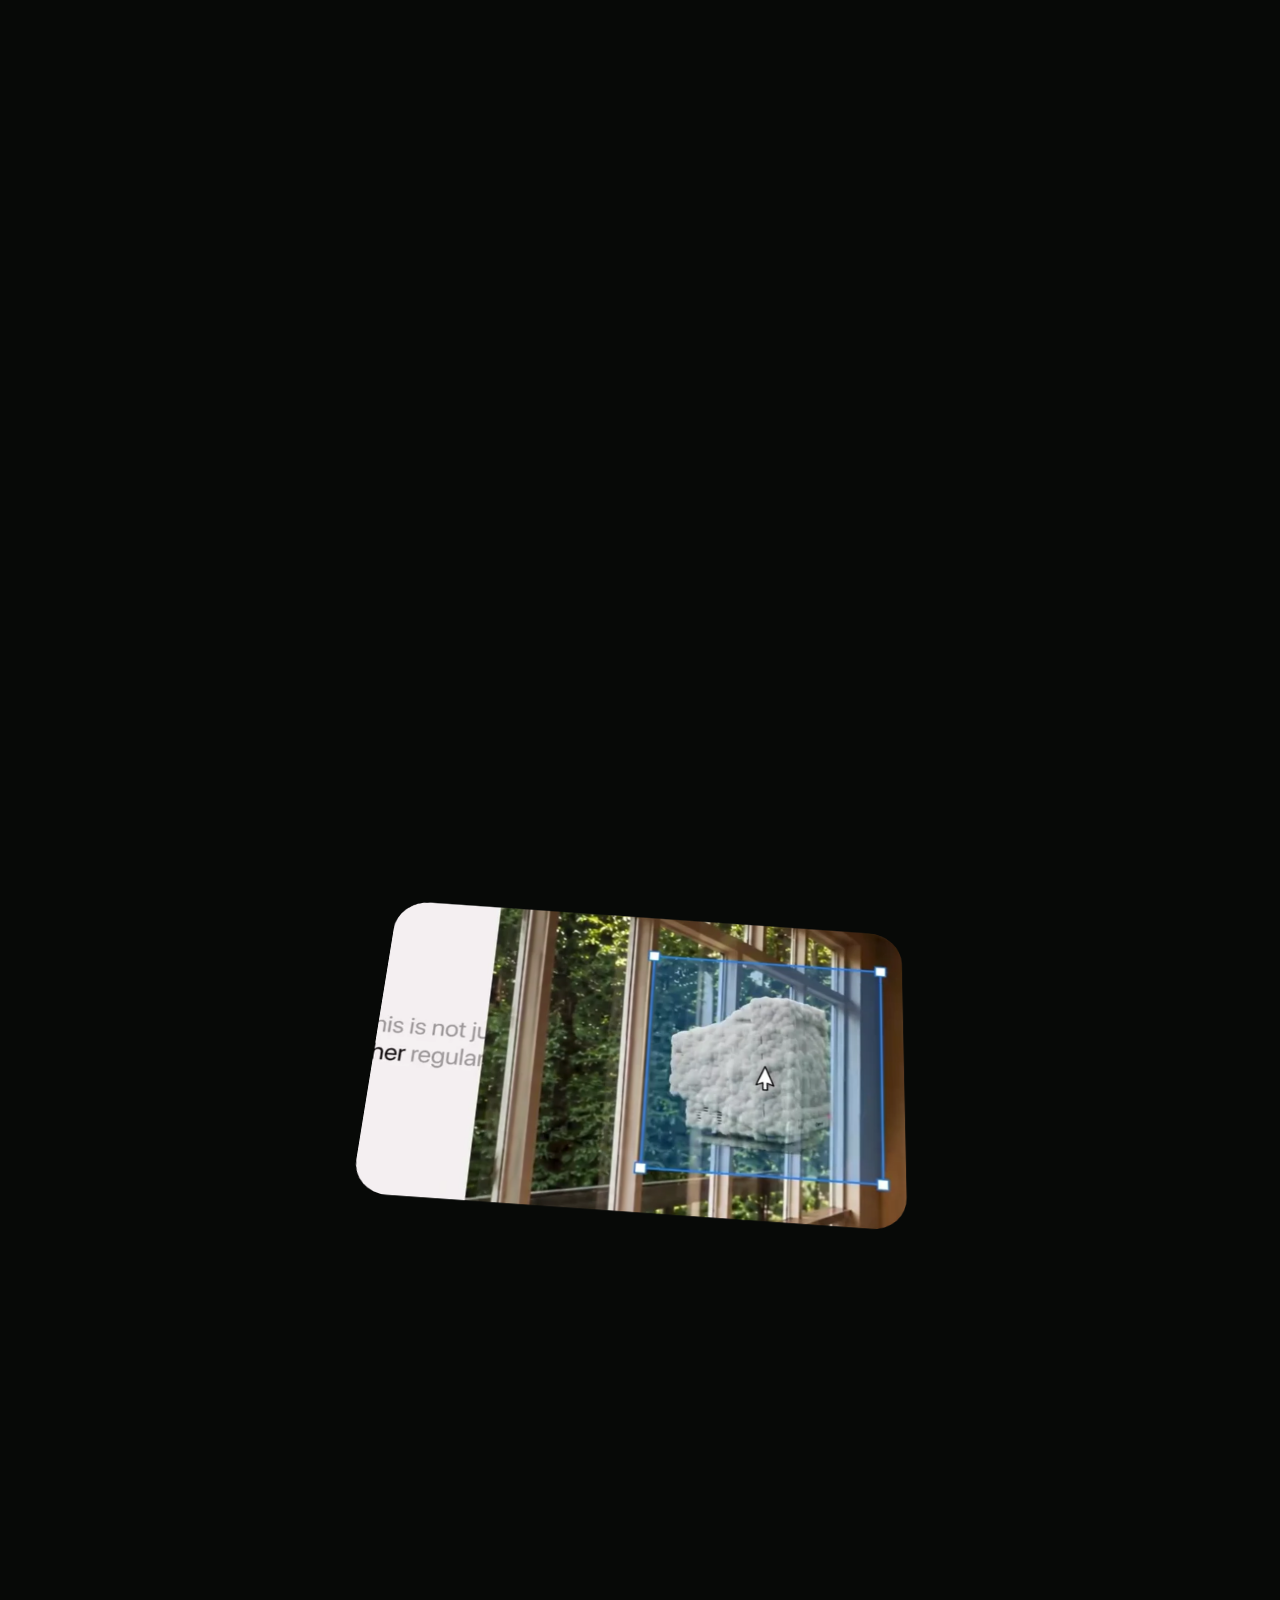
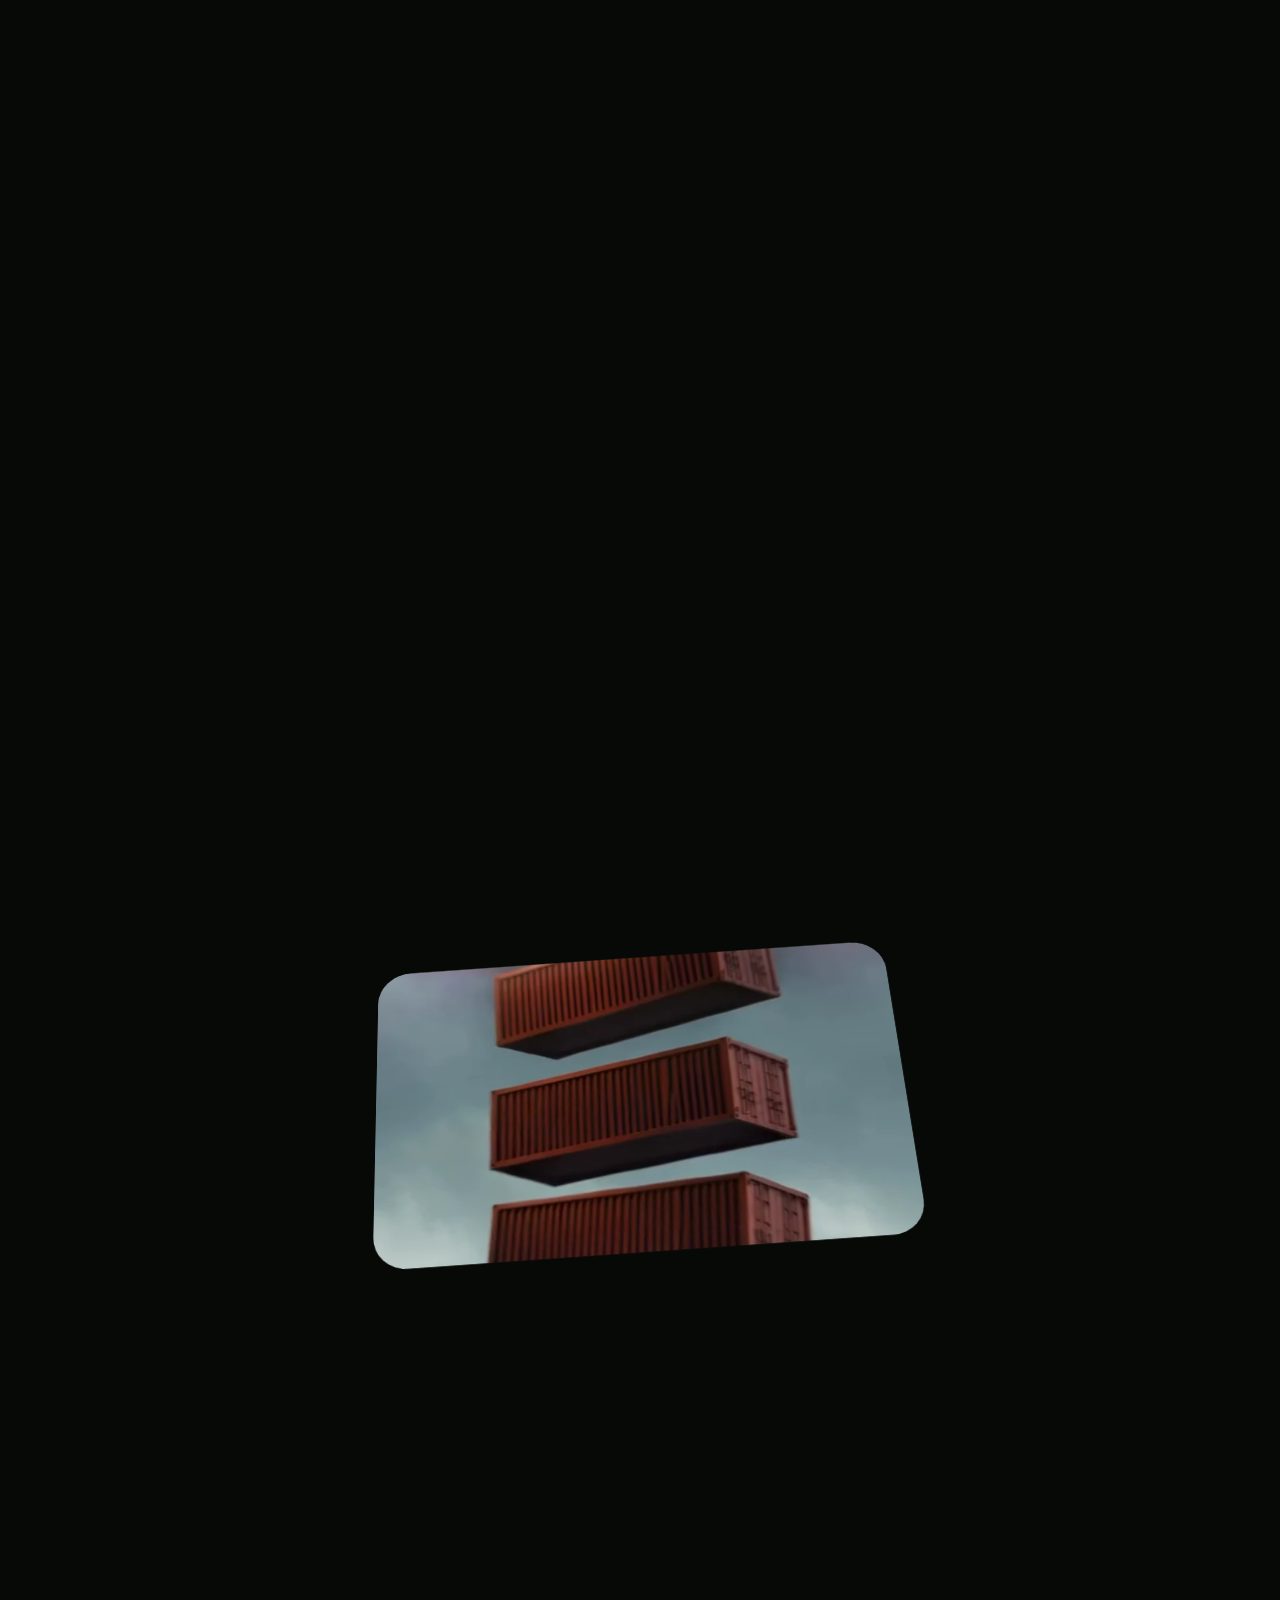
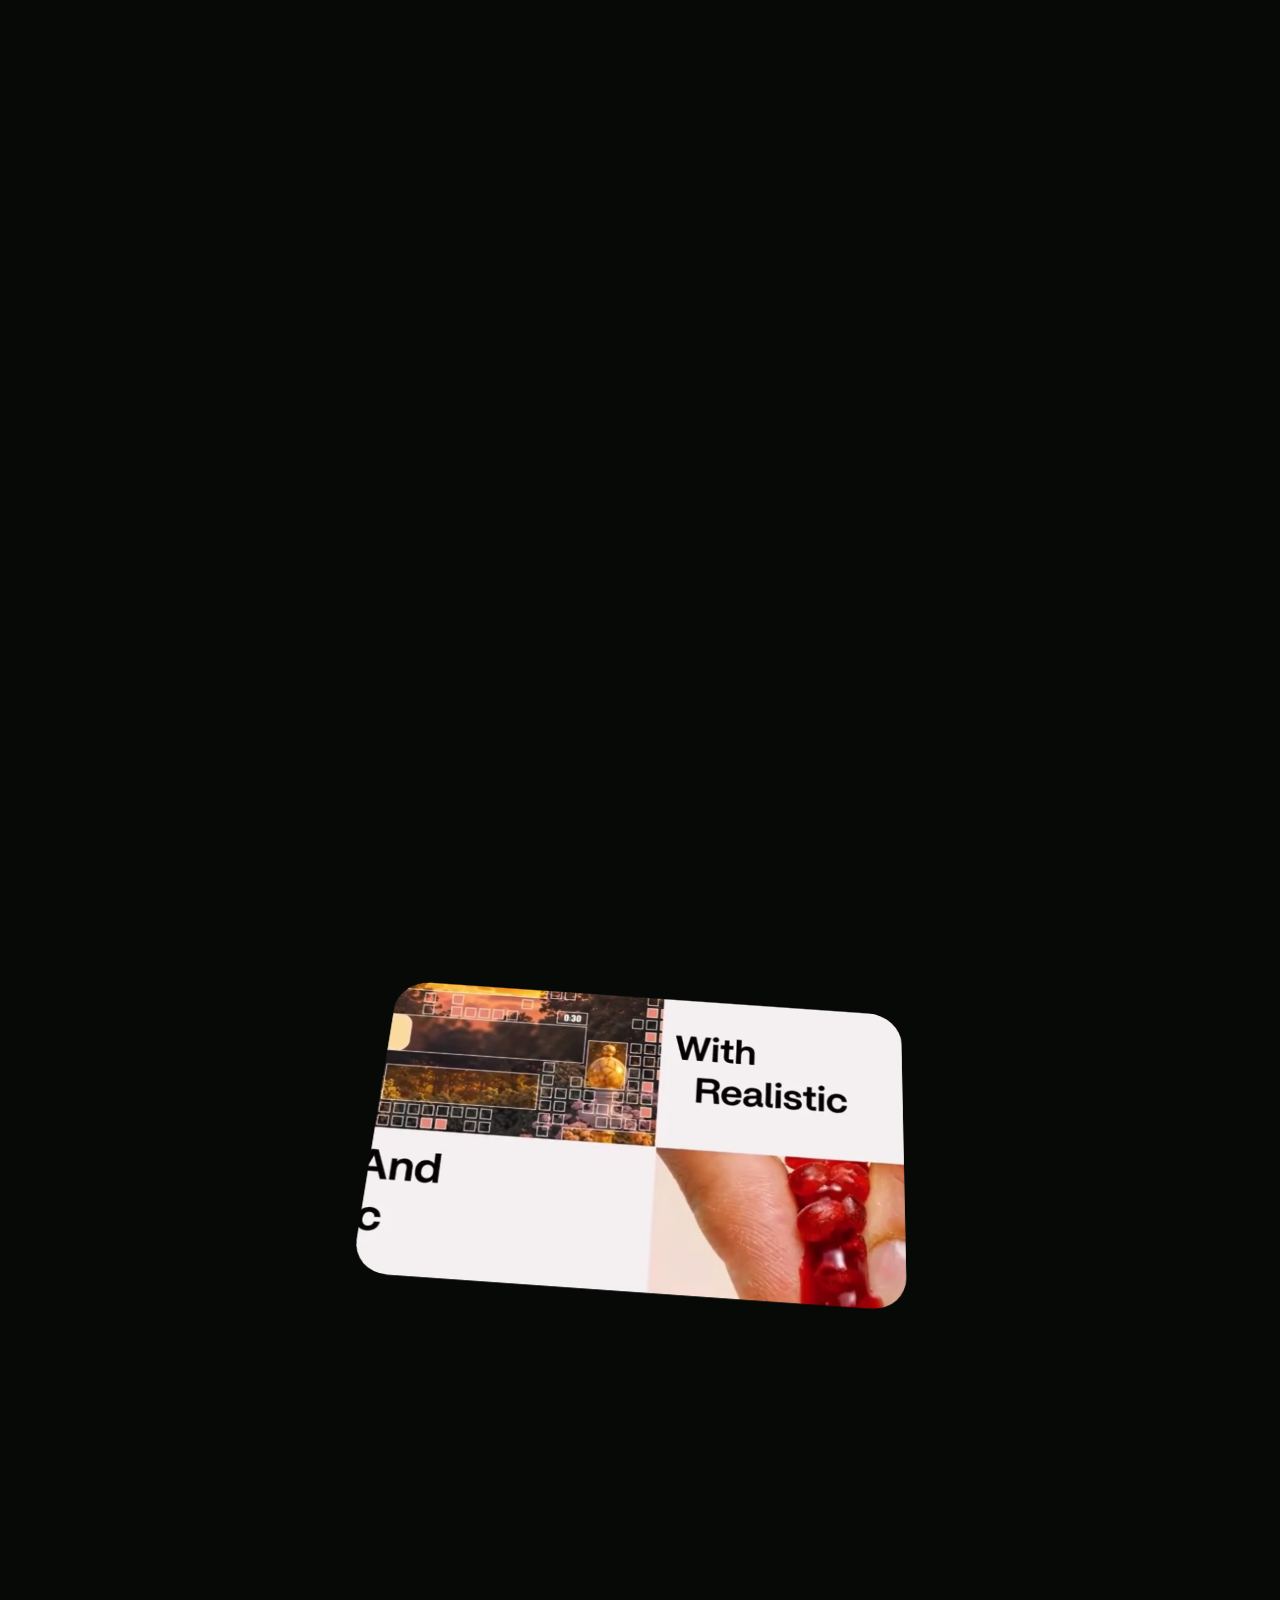
<file: about/index.html>
<!doctype html>
<html lang="en">
<head>
  <meta charset="UTF-8">
  <meta name="viewport" content="width=device-width, initial-scale=1">
  <meta http-equiv="refresh" content="0;url=../#contact">
  <meta name="theme-color" content="#090b09">
  <title>About &amp; Book a call — MHD</title>
  <script>location.replace(new URL("../#contact", location.href).href);</script>
  <style>body{background:#090b09;color:#f1f2ed;font-family:Arial,sans-serif;padding:40px}a{color:#4bd200}</style>
</head>
<body><p>The portfolio and booking page are now together.</p><a href="../#contact">About &amp; book a call</a></body>
</html>
</file>
<file: style.css>
/* MHD — scroll-driven motion portfolio
   Layout: one long scroll. Pinned 100vh stages (hero → manifesto → 6 project stages → contact)
   over a fixed WebGL dot-field that morphs into a new shape for every chapter. */
:root {
  color-scheme: dark;
  --bg: #070907;
  --bg-2: #0d120c;
  --ink: #f1f2ed;
  --ink-2: #b9c2b3;
  --muted: #7d8777;
  --line: #2a3325;
  --green: #4bd200;
  --green-dim: #4bd20033;
  --glass: #0d130cc7;
  --f-display: 'Space Grotesk', 'Arial Black', Arial, sans-serif;
  --f-body: 'DM Sans', 'Helvetica Neue', Arial, sans-serif;
  --f-mono: 'JetBrains Mono', ui-monospace, Menlo, Consolas, monospace;
  --gutter: clamp(16px, 5.5vw, 96px);
  --ease: cubic-bezier(.2, .7, .1, 1);
}

* { box-sizing: border-box; }
html { background: var(--bg); -webkit-text-size-adjust: 100%; }
html.lenis, html.lenis body { height: auto; }
.lenis.lenis-smooth { scroll-behavior: auto !important; }
.lenis.lenis-stopped { overflow: hidden; }
body { margin: 0; background: var(--bg); color: var(--ink); font: 400 16px/1.6 var(--f-body); -webkit-font-smoothing: antialiased; overflow-x: clip; }
a { color: inherit; text-decoration: none; }
button { font: inherit; color: inherit; cursor: pointer; }
a:focus-visible, button:focus-visible { outline: 2px solid var(--green); outline-offset: 4px; border-radius: 4px; }
::selection { background: var(--green); color: #0b1600; }
sup { font-size: .45em; color: var(--green); vertical-align: super; margin-left: .06em; letter-spacing: 0; }

/* ---------- Fixed layers ---------- */
.gl { position: fixed; inset: 0; width: 100%; height: 100%; z-index: 0; pointer-events: none; }
.grain { position: fixed; inset: -50%; z-index: 60; pointer-events: none; opacity: .07; mix-blend-mode: overlay;
  background-image: url("data:image/svg+xml,%3Csvg xmlns='http://www.w3.org/2000/svg' width='180' height='180'%3E%3Cfilter id='n'%3E%3CfeTurbulence type='fractalNoise' baseFrequency='.85' numOctaves='3' stitchTiles='stitch'/%3E%3C/filter%3E%3Crect width='100%25' height='100%25' filter='url(%23n)'/%3E%3C/svg%3E");
  animation: grain 1.2s steps(6) infinite; }
@keyframes grain { 0%{transform:translate(0,0)} 20%{transform:translate(-3%,2%)} 40%{transform:translate(2%,-3%)} 60%{transform:translate(-2%,-1%)} 80%{transform:translate(3%,3%)} 100%{transform:translate(0,0)} }
.cursor-halftone { position: fixed; inset: 0; z-index: 1; pointer-events: none; }
main { position: relative; z-index: 2; }

/* ---------- Loader ---------- */
.loader { position: fixed; inset: 0; z-index: 100; display: none; }
.js .loader { display: block; }
.loader-panel { position: absolute; inset: 0; background: var(--bg); }
.loader-inner { position: absolute; inset: auto var(--gutter) 9vh; display: flex; justify-content: space-between; align-items: flex-end; }
.loader-mark { font: 700 clamp(36px, 6vw, 72px)/1 var(--f-display); letter-spacing: -.06em; }
.loader-count { font: 400 14px/1 var(--f-mono); color: var(--muted); }
.loader-count b { font-weight: 500; color: var(--ink); font-size: clamp(36px, 6vw, 72px); letter-spacing: -.04em; font-family: var(--f-display); }
.loader-bar { position: absolute; left: 0; bottom: 0; height: 2px; width: 100%; background: var(--green); transform: scaleX(0); transform-origin: left; }

/* ---------- Header + rail ---------- */
.site-header { position: fixed; z-index: 50; inset: 0 0 auto; display: flex; align-items: center; gap: 24px;
  padding: calc(22px + env(safe-area-inset-top, 0px)) var(--gutter) 22px; mix-blend-mode: normal;
  background: linear-gradient(var(--bg) 0%, #070907b3 55%, #07090700); }
.wordmark { font: 700 28px/1 var(--f-display); letter-spacing: -.07em; }
.header-role { margin-left: auto; font-size: 14px; color: var(--ink-2); }
.header-role i { font-style: normal; color: #4a5444; margin: 0 10px; }
.header-cta { display: inline-flex; align-items: center; gap: 12px; padding: 11px 18px; border: 1px solid #343d2f; border-radius: 99px; font-size: 14px; background: #0b0f0ab3; backdrop-filter: blur(10px); transition: border-color .3s, background .3s, color .3s; }
.header-cta:hover { border-color: var(--green); background: var(--green); color: #0b1600; }
.header-cta .dot { width: 7px; height: 7px; border-radius: 50%; background: var(--green); box-shadow: 0 0 0 0 #4bd20088; animation: ping 2s infinite; }
.header-cta:hover .dot { background: #0b1600; }
@keyframes ping { 0% { box-shadow: 0 0 0 0 #4bd20088; } 70%, 100% { box-shadow: 0 0 0 10px #4bd20000; } }

.rail { display: none; }
.motion .rail { display: flex; position: fixed; z-index: 40; right: var(--gutter); top: 50%; transform: translateY(-50%); flex-direction: column; align-items: flex-end; gap: 14px; opacity: 0; pointer-events: none; }
.rail-count { font: 500 13px/1 var(--f-mono); }
.rail-count b { color: var(--green); font-weight: 500; }
.rail-count i { font-style: normal; color: var(--muted); margin-left: 4px; }
.rail-track { width: 2px; height: 120px; background: var(--line); position: relative; overflow: hidden; border-radius: 2px; }
.rail-fill { position: absolute; inset: 0; background: var(--green); transform: scaleY(0); transform-origin: top; }
.rail-name { font: 500 11px/1 var(--f-mono); letter-spacing: .12em; text-transform: uppercase; color: var(--ink-2); writing-mode: vertical-rl; transform: rotate(180deg); }

/* ---------- Hero ---------- */
.hero-stage { min-height: 100svh; display: flex; flex-direction: column; justify-content: space-between; padding: 120px var(--gutter) 40px; position: relative; }
.hero-eyebrow { margin: 0; display: flex; align-items: center; gap: 12px; font: 400 13px/1.4 var(--f-mono); letter-spacing: .04em; color: var(--ink-2); text-transform: uppercase; }
.pulse { width: 8px; height: 8px; border-radius: 50%; background: var(--green); animation: ping 2s infinite; flex: none; }
.hero-mark { margin: 0; display: flex; align-items: flex-start; justify-content: center; font: 700 clamp(120px, 31vw, 560px)/.8 var(--f-display); letter-spacing: -.08em; perspective: 900px; user-select: none; }
.hl { display: inline-block; overflow: hidden; padding: .02em .015em .06em; }
.hl > span { display: inline-block; transform-origin: 50% 100%; }
.hero-mark .hl:nth-child(2) > span { color: transparent; -webkit-text-stroke: 2px var(--ink); }
.hero-reg { font-size: .14em; margin-top: .12em; }
.hero-foot-in { display: grid; grid-template-columns: 1.3fr 1fr auto; gap: 32px; align-items: end; }
.hero-intro { margin: 0; max-width: 34ch; font-size: clamp(17px, 1.45vw, 22px); line-height: 1.45; color: var(--ink); text-wrap: pretty; }
.hero-disciplines { list-style: none; margin: 0; padding: 0; display: flex; flex-wrap: wrap; gap: 8px; }
.hero-disciplines li { font-size: 13px; padding: 7px 13px; border: 1px solid var(--line); border-radius: 99px; color: var(--ink-2); background: #0b0f0a99; }
.hero-scroll { margin: 0; display: flex; align-items: center; gap: 12px; font: 400 12px/1 var(--f-mono); text-transform: uppercase; letter-spacing: .1em; color: var(--muted); white-space: nowrap; }
.scroll-line { width: 1px; height: 40px; background: var(--line); position: relative; overflow: hidden; }
.scroll-line::after { content: ''; position: absolute; left: 0; width: 1px; height: 14px; top: -14px; background: var(--green); animation: drop 2.2s var(--ease) infinite; }
@keyframes drop { 0% { top: -14px; } 70%, 100% { top: 40px; } }

/* ---------- Manifesto ---------- */
.m-stage { min-height: 100svh; display: flex; flex-direction: column; justify-content: center; gap: 40px; padding: 120px var(--gutter); }
.m-label { margin: 0; font: 400 13px/1 var(--f-mono); text-transform: uppercase; letter-spacing: .1em; color: var(--green); }
.m-text { margin: 0; max-width: 18ch; font: 500 clamp(40px, 6.6vw, 118px)/1 var(--f-display); letter-spacing: -.055em; text-wrap: balance; }
.mw { display: inline-block; }
.m-sub { margin: 0; display: flex; justify-content: space-between; gap: 20px; border-top: 1px solid var(--line); padding-top: 18px; font: 400 13px/1.4 var(--f-mono); text-transform: uppercase; letter-spacing: .08em; color: var(--ink-2); }

/* ---------- Projects (static baseline: stacked, readable without JS) ---------- */
.p-stage { position: relative; padding: 80px var(--gutter); display: grid; gap: 32px; align-items: center; grid-template-columns: minmax(0, 1.5fr) minmax(0, 1fr); }
.p-num-wrap { position: absolute; z-index: -1; right: var(--gutter); top: 10px; pointer-events: none; }
.p-num { display: block; font: 700 clamp(160px, 34vw, 620px)/.8 var(--f-display); letter-spacing: -.08em; color: transparent; -webkit-text-stroke: 1px #4bd20030; pointer-events: none; user-select: none; }
.p-media { margin: 0; min-width: 0; }
.p-frame { position: relative; aspect-ratio: 16 / 9; max-width: 100%; border-radius: 14px; overflow: hidden; background: #050605; box-shadow: 0 40px 120px #000000b3, 0 0 0 1px #ffffff14; }
.p-video { position: absolute; inset: 0; width: 100%; height: 100%; object-fit: cover; display: block; pointer-events: none; background: #050605; }
.p-video::-webkit-media-controls, .p-video::-webkit-media-controls-start-playback-button { display: none !important; -webkit-appearance: none; }
.crop { position: absolute; width: 18px; height: 18px; border: 0 solid var(--green); pointer-events: none; opacity: .9; }
.crop.tl { top: 12px; left: 12px; border-top-width: 2px; border-left-width: 2px; }
.crop.tr { top: 12px; right: 12px; border-top-width: 2px; border-right-width: 2px; }
.crop.bl { bottom: 12px; left: 12px; border-bottom-width: 2px; border-left-width: 2px; }
.crop.br { bottom: 12px; right: 12px; border-bottom-width: 2px; border-right-width: 2px; }
.p-timeline { display: flex; align-items: center; gap: 14px; margin-top: 14px; font: 400 11px/1 var(--f-mono); color: var(--muted); letter-spacing: .06em; }
.p-timeline .tc { color: var(--green); font-variant-numeric: tabular-nums; }
.p-timeline .track { flex: 1; height: 2px; background: var(--line); position: relative; border-radius: 2px; }
.p-timeline .head { position: absolute; left: 0; top: -3px; width: 2px; height: 8px; background: var(--green); box-shadow: 0 0 10px var(--green); }
.p-timeline .len { white-space: nowrap; text-transform: uppercase; }
.p-info { min-width: 0; max-width: 520px; }
.p-kicker { margin: 0 0 18px; display: flex; gap: 14px; align-items: center; font: 400 12px/1 var(--f-mono); text-transform: uppercase; letter-spacing: .12em; color: var(--ink-2); }
.p-kicker b { color: var(--green); font-weight: 500; }
.p-kicker b::after { content: ''; display: inline-block; width: 28px; height: 1px; background: var(--green); vertical-align: middle; margin-left: 14px; }
.p-title { margin: 0 0 20px; font: 500 clamp(44px, 5.6vw, 104px)/.95 var(--f-display); letter-spacing: -.06em; text-wrap: balance; }
.word { display: inline-block; white-space: nowrap; overflow: hidden; padding-bottom: .08em; margin-bottom: -.08em; }
.ch { display: inline-block; }
.p-desc { margin: 0 0 12px; font-size: clamp(18px, 1.5vw, 23px); line-height: 1.4; color: var(--ink); text-wrap: pretty; }
.p-more { margin: 0 0 26px; font-size: 15px; line-height: 1.65; color: var(--ink-2); max-width: 44ch; text-wrap: pretty; }
.p-meta { margin: 0; display: flex; gap: 32px; border-top: 1px solid var(--line); padding-top: 16px; }
.p-meta dt { font: 400 11px/1 var(--f-mono); text-transform: uppercase; letter-spacing: .1em; color: var(--muted); margin-bottom: 8px; }
.p-meta dd { margin: 0; font-size: 14px; color: var(--ink-2); }

/* ---------- Projects (motion layout: pinned stage) ---------- */
.motion .p-stage { display: block; height: 100svh; padding: 0; overflow: hidden; }
.motion .p-num-wrap { left: 0; right: 0; top: 50%; text-align: center; margin-top: -.4em; font: 700 clamp(160px, 34vw, 620px)/.8 var(--f-display); }
.motion .p-num { font-size: 1em; }
.motion .p-media { position: absolute; left: 50%; top: 50%; width: min(74vw, calc((100svh - 230px) * 1.7778)); will-change: transform; }
.motion .p-frame { will-change: clip-path, transform; }
.motion .p-info { position: absolute; top: 50%; width: min(31vw, 480px); transform: translateY(-50%); }
.motion [data-layout="right"] .p-info { right: calc(var(--gutter) + 64px); }
.motion [data-layout="left"] .p-info { left: var(--gutter); }
.motion [data-layout="over"] .p-info { left: var(--gutter); top: auto; bottom: 7svh; transform: none; width: min(52vw, 640px); padding: 30px 34px; border-radius: 18px; background: var(--glass); backdrop-filter: blur(18px) saturate(1.2); -webkit-backdrop-filter: blur(18px) saturate(1.2); border: 1px solid #ffffff12; }
.motion [data-layout="over"] .p-title { font-size: clamp(44px, 5vw, 92px); }
.motion [data-layout="over"] .p-more { display: none; }

/* ---------- Contact ---------- */
.contact { position: relative; padding-bottom: 24px; }
.marquee { overflow: hidden; padding: 40px 0 20px; white-space: nowrap; border-top: 1px solid var(--line); border-bottom: 1px solid var(--line); }
.marquee-row { display: inline-flex; align-items: center; gap: .4em; font: 700 clamp(64px, 11vw, 200px)/1 var(--f-display); letter-spacing: -.06em; will-change: transform; }
.marquee-row span:nth-of-type(even) { color: transparent; -webkit-text-stroke: 1.5px var(--ink); }
.marquee-row i { font-style: normal; color: var(--green); font-size: .4em; }
.c-stage { min-height: 88svh; display: grid; grid-template-columns: minmax(0, 1.4fr) minmax(0, 1fr); align-items: center; gap: 48px; padding: 100px var(--gutter) 60px; }
.c-eyebrow { margin: 0 0 22px; font: 400 13px/1 var(--f-mono); text-transform: uppercase; letter-spacing: .1em; color: var(--green); }
.c-title { margin: 0 0 32px; font: 500 clamp(56px, 8.4vw, 160px)/.92 var(--f-display); letter-spacing: -.065em; }
.c-title .line { display: block; }
.c-title .accent { color: var(--green); }
.c-text { margin: 0 0 32px; max-width: 42ch; font-size: clamp(17px, 1.3vw, 20px); line-height: 1.6; color: var(--ink-2); }
.c-tools { list-style: none; margin: 0; padding: 18px 0 0; border-top: 1px solid var(--line); display: flex; flex-wrap: wrap; gap: 10px 26px; font: 400 13px/1 var(--f-mono); color: var(--muted); text-transform: uppercase; letter-spacing: .08em; }
.c-action { display: flex; flex-direction: column; align-items: center; gap: 22px; }
.cta-orb { position: relative; display: grid; place-items: center; width: clamp(220px, 24vw, 340px); aspect-ratio: 1; border-radius: 50%; }
.orb-ring { position: absolute; inset: 0; width: 100%; height: 100%; animation: spin 16s linear infinite; }
.orb-ring text { font: 500 12.5px var(--f-mono); letter-spacing: .2em; fill: var(--ink-2); }
@keyframes spin { to { transform: rotate(360deg); } }
.orb-core { position: relative; width: 66%; aspect-ratio: 1; border-radius: 50%; background: var(--green); color: #0b1600; display: flex; flex-direction: column; align-items: center; justify-content: center; gap: 8px; text-align: center; font: 700 clamp(20px, 1.9vw, 28px)/1 var(--f-display); letter-spacing: -.04em; box-shadow: 0 0 0 0 #4bd20066, 0 20px 80px #4bd20040; transition: transform .5s var(--ease), box-shadow .5s; overflow: hidden; }
.orb-core::before { content: ''; position: absolute; inset: 0; border-radius: 50%; background: var(--ink); transform: scale(0); transition: transform .5s var(--ease); }
.orb-label, .orb-arrow { position: relative; }
.orb-arrow { width: 28px; height: 28px; fill: none; stroke: currentColor; stroke-width: 2.2; transition: transform .5s var(--ease); }
.cta-orb:hover .orb-core { box-shadow: 0 0 0 18px #4bd20018, 0 20px 100px #4bd20066; }
.cta-orb:hover .orb-core::before { transform: scale(1.02); }
.cta-orb:hover .orb-arrow { transform: rotate(45deg); }
.c-note { margin: 0; font: 400 12px/1 var(--f-mono); color: var(--muted); text-transform: uppercase; letter-spacing: .1em; }
.site-footer { margin: 0 var(--gutter); display: flex; align-items: center; justify-content: space-between; gap: 20px; border-top: 1px solid var(--line); padding-top: 22px; font-size: 13px; color: var(--muted); }
.site-footer .wordmark { font-size: 22px; color: var(--ink); }
.site-footer a:last-child:hover { color: var(--green); }

/* ---------- Booking panel (in-site, talks to Google Calendar via Apps Script) ---------- */
[hidden] { display: none !important; }
.book { position: fixed; inset: 0; z-index: 90; display: grid; grid-template-columns: minmax(300px, 30vw) minmax(0, 1fr); background: var(--bg); color: var(--ink); overflow: hidden; }
.book-bg { position: absolute; inset: 0; pointer-events: none; opacity: .55;
  background:
    radial-gradient(60vw 50vw at 0% 100%, #4bd2001f, transparent 60%),
    linear-gradient(#ffffff08 1px, transparent 1px) 0 0 / 64px 64px,
    linear-gradient(90deg, #ffffff08 1px, transparent 1px) 0 0 / 64px 64px; }
.book-close { position: absolute; z-index: 3; top: calc(22px + env(safe-area-inset-top, 0px)); right: var(--gutter); display: inline-flex; align-items: center; gap: 10px; padding: 10px 16px; border: 1px solid #343d2f; border-radius: 99px; background: #0b0f0ab3; backdrop-filter: blur(10px); font-size: 14px; transition: border-color .3s, color .3s; }
.book-close:hover { border-color: var(--green); color: var(--green); }
.book-side { position: relative; z-index: 1; display: flex; flex-direction: column; justify-content: space-between; gap: 32px; padding: calc(24px + env(safe-area-inset-top, 0px)) 40px 36px var(--gutter); border-right: 1px solid var(--line); background: linear-gradient(180deg, #0b100a, #070907); }
.book-eyebrow { margin: 0 0 18px; display: flex; align-items: center; gap: 10px; font: 400 12px/1 var(--f-mono); text-transform: uppercase; letter-spacing: .12em; color: var(--green); }
.book-title { margin: 0 0 32px; font: 500 clamp(40px, 3.6vw, 64px)/.95 var(--f-display); letter-spacing: -.055em; text-wrap: balance; }
.book-facts { margin: 0; display: grid; gap: 0; border-top: 1px solid var(--line); }
.book-facts > div { display: flex; justify-content: space-between; gap: 16px; padding: 13px 0; border-bottom: 1px solid var(--line); }
.book-facts dt { font: 400 11px/1.4 var(--f-mono); text-transform: uppercase; letter-spacing: .1em; color: var(--muted); }
.book-facts dd { margin: 0; font-size: 14px; color: var(--ink); text-align: right; }
.book-pick { display: grid; gap: 6px; padding: 20px 22px; border-radius: 16px; background: #10160e; border: 1px solid #2c3727; transform-origin: left center; }
.book-pick-label { font: 400 11px/1 var(--f-mono); text-transform: uppercase; letter-spacing: .12em; color: var(--muted); }
.book-pick-date { font: 500 22px/1.15 var(--f-display); letter-spacing: -.03em; }
.book-pick-time { font: 500 15px/1.3 var(--f-mono); color: var(--green); font-variant-numeric: tabular-nums; }
.book-steps { list-style: none; margin: 0; padding: 0; display: flex; gap: 18px; font-size: 13px; color: var(--muted); }
.book-steps li { display: flex; align-items: center; gap: 8px; transition: color .4s; }
.book-steps b { font: 500 11px/1 var(--f-mono); padding: 5px 6px; border-radius: 6px; border: 1px solid var(--line); transition: background .4s, color .4s, border-color .4s; }
.book-steps .is-on { color: var(--ink); }
.book-steps .is-on b { background: var(--green); border-color: var(--green); color: #0b1600; }
.book-steps .is-done b { border-color: var(--green); color: var(--green); }

.book-main { position: relative; z-index: 1; min-width: 0; overflow-y: auto; overscroll-behavior: contain; padding: calc(96px + env(safe-area-inset-top, 0px)) var(--gutter) 48px clamp(28px, 4vw, 72px); display: flex; flex-direction: column; }
.book-demo { align-self: flex-start; margin: 0 0 22px; padding: 8px 14px; border-radius: 99px; border: 1px dashed #4bd20066; font: 400 11px/1.3 var(--f-mono); text-transform: uppercase; letter-spacing: .08em; color: var(--green); background: #4bd2000d; }
.book-step { display: none; }
.book-step.is-active { display: block; }
.book-step[data-step="1"].is-active { position: relative; display: grid; grid-template-columns: minmax(0, 1.25fr) minmax(0, .9fr); gap: clamp(28px, 4vw, 64px); align-items: start; flex: 1; }

.cal-head { display: flex; align-items: center; justify-content: space-between; gap: 16px; margin-bottom: 26px; }
.cal-month { margin: 0; font: 500 clamp(30px, 2.8vw, 46px)/1 var(--f-display); letter-spacing: -.05em; }
.cal-month span { color: var(--muted); font-weight: 400; }
.cal-nav { display: flex; gap: 8px; }
.cal-nav button { width: 44px; height: 44px; border-radius: 50%; border: 1px solid #343d2f; background: transparent; font-size: 16px; transition: border-color .3s, background .3s, color .3s; }
.cal-nav button:hover:not(:disabled) { border-color: var(--green); background: var(--green); color: #0b1600; }
.cal-nav button:disabled { opacity: .3; cursor: default; }
.cal-week, .cal-grid { display: grid; grid-template-columns: repeat(7, minmax(0, 1fr)); gap: 6px; }
.cal-week { margin-bottom: 10px; font: 400 11px/1 var(--f-mono); text-transform: uppercase; letter-spacing: .1em; color: var(--muted); text-align: center; }
.cal-day { position: relative; aspect-ratio: 1; max-height: 74px; border-radius: 12px; border: 1px solid transparent; background: transparent; color: #4a5444; font: 500 clamp(14px, 1.15vw, 18px)/1 var(--f-display); letter-spacing: -.02em; display: grid; place-items: center; transition: background .3s, border-color .3s, color .3s, transform .3s var(--ease); }
.cal-day:disabled { cursor: default; }
.cal-day.has { color: var(--ink); background: #10160e; border-color: #26301f; }
.cal-day.has::after { content: ''; position: absolute; bottom: 18%; left: 50%; width: 4px; height: 4px; margin-left: -2px; border-radius: 50%; background: var(--green); transition: background .3s; }
.cal-day.has:hover { border-color: var(--green); transform: translateY(-2px); }
.cal-day.today span { text-decoration: underline; text-decoration-color: var(--green); text-underline-offset: 5px; text-decoration-thickness: 2px; }
.cal-day.sel { background: var(--green); border-color: var(--green); color: #0b1600; box-shadow: 0 10px 40px #4bd20040; }
.cal-day.sel::after { background: #0b1600; }
.cal-legend { margin: 18px 0 0; display: flex; align-items: center; gap: 10px; font: 400 11px/1 var(--f-mono); text-transform: uppercase; letter-spacing: .1em; color: var(--muted); }
.cal-legend i { width: 6px; height: 6px; border-radius: 50%; background: var(--green); }

.slots { min-width: 0; }
.slots-head { margin: 6px 0 22px; display: flex; flex-direction: column; gap: 8px; min-height: 52px; color: var(--muted); font-size: 15px; }
.slots-head b { font: 500 22px/1.15 var(--f-display); letter-spacing: -.03em; color: var(--ink); }
.slots-head span { font: 400 11px/1 var(--f-mono); text-transform: uppercase; letter-spacing: .1em; color: var(--green); }
.slots-list { display: grid; gap: 8px; max-height: min(52svh, 520px); overflow-y: auto; padding-right: 6px; scrollbar-width: thin; scrollbar-color: #2c3727 transparent; }
.slot { position: relative; display: flex; align-items: center; justify-content: space-between; gap: 12px; height: 54px; padding: 0 20px; border-radius: 12px; border: 1px solid #2c3727; background: #0d120c; overflow: hidden; text-align: left; transition: border-color .3s, color .3s; }
.slot::before { content: ''; position: absolute; inset: 0; background: var(--green); transform: scaleX(0); transform-origin: left; transition: transform .45s var(--ease); }
.slot > span { position: relative; }
.slot-time { font: 500 17px/1 var(--f-mono); font-variant-numeric: tabular-nums; }
.slot-go { font-size: 13px; opacity: 0; transform: translateX(-8px); transition: opacity .3s, transform .4s var(--ease); }
.slot:hover, .slot:focus-visible, .slot.sel { border-color: var(--green); color: #0b1600; }
.slot:hover::before, .slot:focus-visible::before, .slot.sel::before { transform: scaleX(1); }
.slot:hover .slot-go, .slot:focus-visible .slot-go, .slot.sel .slot-go { opacity: 1; transform: none; }

.book-state { position: absolute; inset: 0; z-index: 2; display: flex; flex-direction: column; align-items: flex-start; justify-content: center; gap: 22px; background: var(--bg); }
.book-state p { margin: 0; max-width: 32ch; font: 500 clamp(24px, 2.4vw, 36px)/1.15 var(--f-display); letter-spacing: -.04em; }
.is-loading .book-state p::after { content: ''; display: block; width: 180px; height: 2px; margin-top: 22px; background: linear-gradient(90deg, transparent, var(--green), transparent) 0 0 / 50% 100% no-repeat, var(--line); animation: scan 1.2s linear infinite; }
@keyframes scan { from { background-position: -100% 0, 0 0; } to { background-position: 200% 0, 0 0; } }
.book-state-actions { display: flex; flex-wrap: wrap; gap: 10px; }
.ghost-btn { display: inline-flex; align-items: center; gap: 8px; padding: 12px 18px; border-radius: 99px; border: 1px solid #3a4535; background: transparent; font-size: 14px; color: var(--ink); transition: border-color .3s, color .3s; }
.ghost-btn:hover { border-color: var(--green); color: var(--green); }

.book-form { max-width: 720px; display: grid; gap: 26px; }
.book-back { justify-self: start; border: 0; background: none; padding: 0; font: 400 12px/1 var(--f-mono); text-transform: uppercase; letter-spacing: .1em; color: var(--muted); }
.book-back:hover { color: var(--green); }
.form-title { margin: 0; font: 500 clamp(38px, 4vw, 68px)/.95 var(--f-display); letter-spacing: -.055em; }
.form-title span { color: var(--green); }
.field-row { display: grid; grid-template-columns: 1fr 1fr; gap: 26px; }
.field { display: grid; gap: 10px; min-width: 0; }
.field label, .chips legend { font: 400 11px/1 var(--f-mono); text-transform: uppercase; letter-spacing: .1em; color: var(--ink-2); }
.field label i, .chips legend i { font-style: normal; color: var(--muted); margin-left: 6px; }
.field input, .field textarea { width: 100%; padding: 10px 0 14px; border: 0; border-bottom: 1px solid #3a4535; border-radius: 0; background: transparent; color: var(--ink); font: 400 clamp(18px, 1.5vw, 22px)/1.35 var(--f-body); outline: none; transition: border-color .3s; resize: vertical; }
.field input::placeholder, .field textarea::placeholder { color: #4a5444; }
.field input:focus, .field textarea:focus { border-bottom-color: var(--green); }
.field.bad input { border-bottom-color: #ff6a4d; }
.chips { margin: 0; padding: 0; border: 0; display: flex; flex-wrap: wrap; gap: 8px; }
.chips legend { margin-bottom: 12px; padding: 0; }
.chips label { position: relative; cursor: pointer; }
.chips input { position: absolute; opacity: 0; pointer-events: none; }
.chips span { display: inline-block; padding: 10px 16px; border-radius: 99px; border: 1px solid #343d2f; font-size: 14px; color: var(--ink-2); transition: all .3s var(--ease); }
.chips label:hover span { border-color: var(--green); color: var(--ink); }
.chips input:checked + span { background: var(--green); border-color: var(--green); color: #0b1600; }
.chips input:focus-visible + span { outline: 2px solid var(--green); outline-offset: 3px; }
.hp { position: absolute; left: -9999px; width: 1px; height: 1px; opacity: 0; }
.form-error { margin: 0; padding: 12px 16px; border-radius: 10px; background: #ff6a4d14; border: 1px solid #ff6a4d55; color: #ffb3a3; font-size: 14px; }
.book-submit { justify-self: start; display: inline-flex; align-items: center; gap: 14px; padding: 18px 28px; border: 0; border-radius: 99px; background: var(--green); color: #0b1600; font: 700 17px/1 var(--f-display); letter-spacing: -.02em; box-shadow: 0 16px 60px #4bd20033; transition: transform .4s var(--ease), box-shadow .4s; }
.book-submit svg { width: 20px; height: 20px; fill: none; stroke: currentColor; stroke-width: 2.2; transition: transform .4s var(--ease); }
.book-submit:hover { transform: translateY(-2px); box-shadow: 0 20px 70px #4bd20055; }
.book-submit:hover svg { transform: translateX(4px); }
.is-sending .book-submit { opacity: .7; pointer-events: none; }
.is-sending .book-submit svg { animation: nudge .8s ease-in-out infinite; }
@keyframes nudge { 50% { transform: translateX(6px); } }

.done { max-width: 620px; display: grid; justify-items: start; gap: 18px; padding-top: 2vh; }
.done-check { width: 112px; height: 112px; fill: none; stroke: var(--green); stroke-width: 3.5; stroke-linecap: round; stroke-linejoin: round; margin-bottom: 8px; }
.done-title { margin: 0; font: 500 clamp(48px, 6vw, 104px)/.95 var(--f-display); letter-spacing: -.06em; }
.done-when { margin: 0; font: 500 clamp(17px, 1.4vw, 21px)/1.4 var(--f-mono); color: var(--green); }
.done-text { margin: 0 0 12px; max-width: 46ch; color: var(--ink-2); font-size: 16px; line-height: 1.6; }
.book-open .site-header, .book-open .rail { visibility: hidden; }

/* ---------- Responsive ---------- */
@media (max-width: 900px) {
  .header-role { display: none; }
  .header-cta { margin-left: auto; }
  .hero-foot-in { grid-template-columns: 1fr; gap: 20px; }
  .p-stage { grid-template-columns: 1fr; }
  .c-stage { grid-template-columns: 1fr; gap: 56px; }
  .motion .rail { display: none; }
  /* phone motion layout: video on top, copy below */
  .motion .p-media { width: calc(100vw - 2 * var(--gutter)); top: 34%; }
  .motion .p-info, .motion [data-layout] .p-info { left: var(--gutter); right: var(--gutter); width: auto; top: auto; bottom: max(6svh, 28px); transform: none; padding: 0; background: none; border: 0; backdrop-filter: none; -webkit-backdrop-filter: none; }
  .motion .p-more { display: none; }
  .motion .p-title, .motion [data-layout="over"] .p-title { font-size: clamp(40px, 12vw, 64px); margin-bottom: 14px; }
  .motion .p-desc { font-size: 17px; margin-bottom: 18px; }
  .motion .p-num-wrap { font-size: 70vw; }
}
@media (max-width: 900px) {
  .book { grid-template-columns: 1fr; grid-template-rows: auto 1fr; overflow-y: auto; }
  .book-side { border-right: 0; border-bottom: 1px solid var(--line); padding: calc(20px + env(safe-area-inset-top, 0px)) var(--gutter) 22px; gap: 18px; }
  .book-side > .wordmark, .book-steps { display: none; }
  .book-title { font-size: clamp(34px, 9vw, 48px); margin: 0 0 18px; padding-right: 110px; }
  .book-title br { display: none; }
  .book-pick { padding: 14px 16px; }
  .book-pick-date { font-size: 18px; }
  .book-main { overflow: visible; padding: 28px var(--gutter) calc(40px + env(safe-area-inset-bottom, 0px)); }
  .book-step[data-step="1"].is-active { grid-template-columns: 1fr; }
  .slots-list { max-height: none; overflow: visible; padding: 0; }
  .field-row { grid-template-columns: 1fr; }
  .cal-day { border-radius: 10px; }
  .book-step[data-step="1"].is-active { min-height: 60svh; }
}
@media (max-width: 560px) {
  .site-header { padding-top: calc(16px + env(safe-area-inset-top, 0px)); }
  .wordmark { font-size: 24px; }
  .hero-stage { padding-top: 100px; }
  .hero-mark { font-size: 36vw; }
  .p-meta { gap: 24px; }
  .site-footer { flex-direction: column; align-items: flex-start; }
  .crop { width: 12px; height: 12px; }
  .crop.tl, .crop.tr { top: 8px; } .crop.bl, .crop.br { bottom: 8px; }
  .crop.tl, .crop.bl { left: 8px; } .crop.tr, .crop.br { right: 8px; }
}
@media (prefers-reduced-motion: reduce) {
  .grain, .orb-ring, .scroll-line::after, .pulse, .header-cta .dot { animation: none; }
}
.hero-reg > span { display: inline-block; }
.book-steps li { white-space: nowrap; font-size: 12px; }
.slots-list { -webkit-mask-image: linear-gradient(#000 85%, transparent); mask-image: linear-gradient(#000 85%, transparent); padding-bottom: 40px; }
@media (max-width: 900px) { .slots-list { -webkit-mask-image: none; mask-image: none; padding-bottom: 0; } }
</file>
